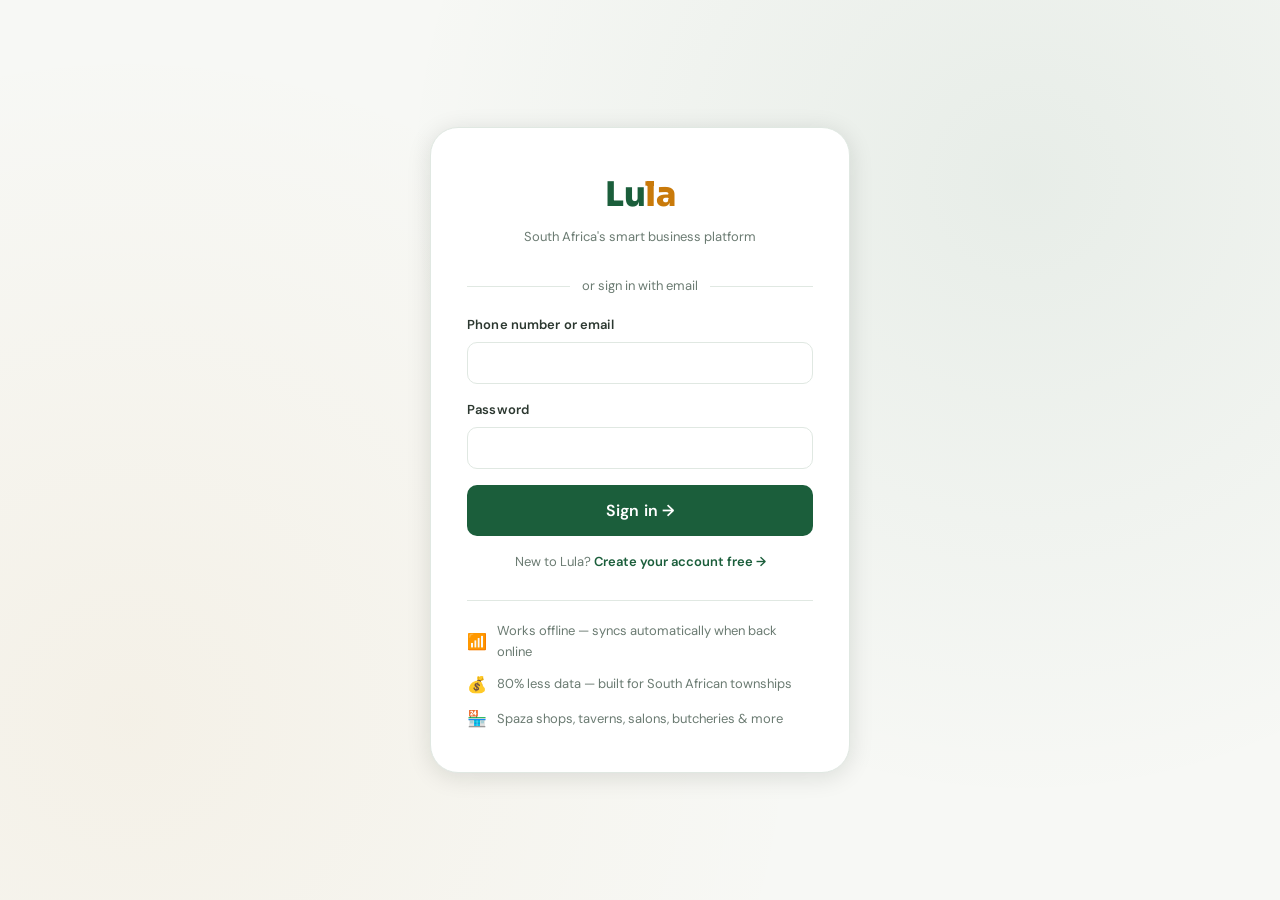
<file: Lula-main/Lula-main/src/main/resources/static/index.html>
<!DOCTYPE html>
<html lang="en">
<head>
  <meta charset="UTF-8"/>
  <meta name="viewport" content="width=device-width, initial-scale=1.0"/>
  <title>Lula — South Africa's Business Platform</title>
  <link rel="stylesheet" href="style.css"/>
  <script src="https://accounts.google.com/gsi/client" async defer></script>
</head>
<body>
<div class="login-page">
  <div class="login-box">

    <div class="login-logo">
      <div class="brand-mark">Lu<span>la</span></div>
      <div class="login-tagline">South Africa's smart business platform</div>
    </div>

    <!-- Google sign-in initialiser -->
    <div id="g_id_onload"
      data-client_id="790839446499-2q8ir0ttrcs7jf3v00uls48bc3m3q3s2.apps.googleusercontent.com"
      data-callback="handleGoogleSignIn"
      data-auto_prompt="false">
    </div>

    <!-- Official Google button rendered by SDK -->
    <div class="g_id_signin"
      data-type="standard" data-shape="rectangular"
      data-theme="outline" data-text="continue_with"
      data-size="large" data-logo_alignment="left" data-width="348">
    </div>

    <div class="divider">or sign in with email</div>

    <div class="input-group">
      <label>Phone number or email</label>
      <input type="text" id="emailInput" />
    </div>
    <div class="input-group">
      <label>Password</label>
      <input type="password" id="passInput" />
    </div>
    <button class="btn btn-primary btn-full btn-lg" onclick="emailSignIn()">Sign in →</button>

    <p style="text-align:center;margin-top:16px;font-size:13px;color:var(--muted);">
      New to Lula?
      <a href="setup.html" style="color:var(--green);font-weight:600;">Create your account free →</a>
    </p>

    <div style="margin-top:28px;padding-top:20px;border-top:1px solid var(--border);display:flex;flex-direction:column;gap:9px;">
      <div style="display:flex;align-items:center;gap:10px;font-size:13px;color:var(--muted);">
        <span style="font-size:16px;">📶</span> Works offline — syncs automatically when back online
      </div>
      <div style="display:flex;align-items:center;gap:10px;font-size:13px;color:var(--muted);">
        <span style="font-size:16px;">💰</span> 80% less data — built for South African townships
      </div>
      <div style="display:flex;align-items:center;gap:10px;font-size:13px;color:var(--muted);">
        <span style="font-size:16px;">🏪</span> Spaza shops, taverns, salons, butcheries & more
      </div>
    </div>
  </div>
</div>

<div id="toast"></div>

<script>
  const CLIENT_ID = '790839446499-2q8ir0ttrcs7jf3v00uls48bc3m3q3s2.apps.googleusercontent.com';

  function handleGoogleSignIn(response) {
    try {
      const payload = JSON.parse(atob(response.credential.split('.')[1]));
      localStorage.setItem('lula_user', JSON.stringify({
        name: payload.name, email: payload.email,
        picture: payload.picture, loginMethod: 'google'
      }));
      redirect();
    } catch(e) { showToast('⚠ Sign-in failed. Try again.'); }
  }

  function emailSignIn() {
    const email = document.getElementById('emailInput').value.trim();
    if (!email) { showToast('⚠ Please enter your email or phone.'); return; }
    localStorage.setItem('lula_user', JSON.stringify({
      name: email.split('@')[0] || email, email, loginMethod: 'email'
    }));
    redirect();
  }

  function redirect() {
    const setup = localStorage.getItem('lula_setup_done');
    window.location.href = setup ? 'dashboard.html' : 'setup.html';
  }

  // Don't auto-redirect if just signed out
  const justOut = sessionStorage.getItem('signed_out');
  if (!justOut && localStorage.getItem('lula_user') && localStorage.getItem('lula_setup_done')) {
    window.location.href = 'dashboard.html';
  }
  sessionStorage.removeItem('signed_out');

  function showToast(msg) {
    const t = document.getElementById('toast');
    t.textContent = msg;
    t.style.transform = 'translateX(-50%) translateY(0)';
    setTimeout(() => { t.style.transform = 'translateX(-50%) translateY(100px)'; }, 3000);
  }
</script>
</body>
</html>
</file>
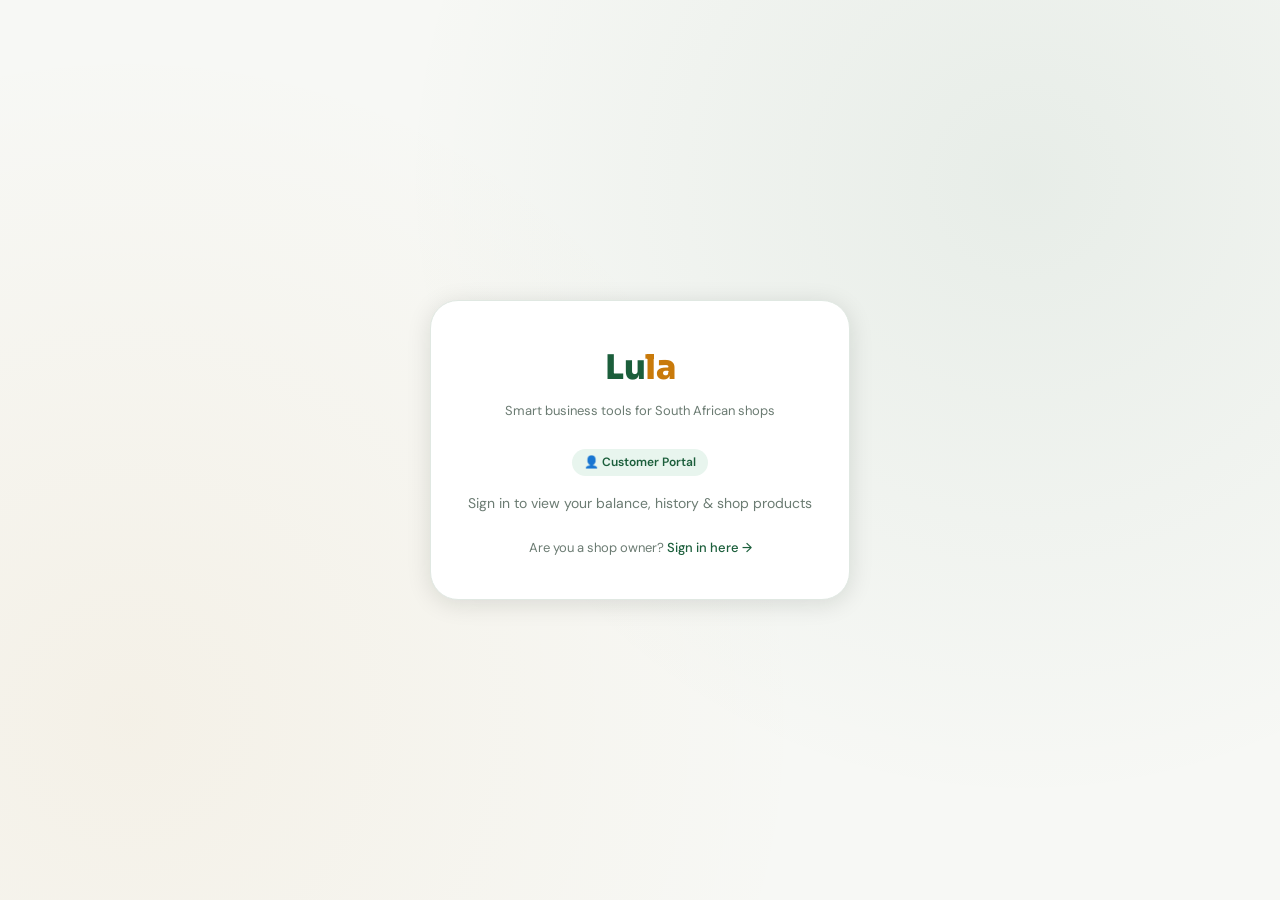
<file: Lula-main/Lula-main/src/main/resources/static/customer.html>
<!DOCTYPE html>
<html lang="en">
<head>
  <meta charset="UTF-8" />
  <meta name="viewport" content="width=device-width, initial-scale=1.0" />
  <title>Lula — Customer Portal</title>
  <link rel="stylesheet" href="style.css" />
  <script src="https://accounts.google.com/gsi/client" async defer></script>
  <style>
    /* ── Customer-specific styles ── */
    .cust-layout { max-width: 680px; margin: 0 auto; padding: 24px 16px 60px; }

    .cust-hero {
      background: var(--green); color: var(--white);
      border-radius: var(--radius-lg); padding: 28px 24px; margin-bottom: 20px;
      display: flex; align-items: center; justify-content: space-between; gap: 16px;
    }
    .cust-hero-name { font-family: 'Sora', sans-serif; font-size: 20px; font-weight: 700; }
    .cust-hero-sub  { font-size: 13px; opacity: 0.75; margin-top: 2px; }
    .cust-avatar {
      width: 52px; height: 52px; border-radius: 50%;
      background: rgba(255,255,255,0.2); display: flex; align-items: center;
      justify-content: center; font-family: 'Sora', sans-serif;
      font-size: 20px; font-weight: 700; flex-shrink: 0;
    }
    .balance-card {
      background: var(--white); border: 1px solid var(--border);
      border-radius: var(--radius); padding: 20px 24px; margin-bottom: 20px;
      display: flex; align-items: center; justify-content: space-between;
    }
    .balance-label { font-size: 13px; color: var(--muted); font-weight: 500; }
    .balance-amount { font-family: 'Sora', sans-serif; font-size: 32px; font-weight: 700; color: var(--dark); }
    .balance-limit  { font-size: 13px; color: var(--muted); margin-top: 2px; }
    .balance-amount.danger { color: var(--danger); }

    .tab-bar {
      display: flex; gap: 4px; background: var(--white);
      border: 1px solid var(--border); border-radius: var(--radius-sm);
      padding: 4px; margin-bottom: 20px;
    }
    .tab-btn {
      flex: 1; padding: 9px 8px; border: none; background: none;
      border-radius: 6px; font-size: 13px; font-weight: 500;
      color: var(--muted); cursor: pointer; transition: all 0.15s;
      font-family: 'DM Sans', sans-serif;
    }
    .tab-btn.active { background: var(--green); color: var(--white); }

    .shop-card {
      background: var(--white); border: 1px solid var(--border);
      border-radius: var(--radius); padding: 16px 18px; margin-bottom: 12px;
      display: flex; align-items: center; gap: 14px; cursor: pointer;
      transition: all 0.15s;
    }
    .shop-card:hover { border-color: var(--green); box-shadow: var(--shadow); transform: translateY(-1px); }
    .shop-icon {
      width: 46px; height: 46px; border-radius: var(--radius-sm);
      background: var(--green-light); display: flex; align-items: center;
      justify-content: center; font-size: 22px; flex-shrink: 0;
    }
    .shop-name  { font-weight: 600; font-size: 15px; color: var(--dark); }
    .shop-type  { font-size: 13px; color: var(--muted); margin-top: 2px; }
    .shop-badge { margin-left: auto; }

    .product-card {
      background: var(--white); border: 1px solid var(--border);
      border-radius: var(--radius-sm); padding: 14px 16px; margin-bottom: 8px;
      display: flex; align-items: center; justify-content: space-between;
    }
    .product-name  { font-weight: 500; font-size: 14px; }
    .product-price { font-family: 'Sora', sans-serif; font-weight: 700; color: var(--green); font-size: 16px; }
    .product-stock { font-size: 12px; color: var(--muted); margin-top: 2px; }

    .history-item {
      background: var(--white); border: 1px solid var(--border);
      border-radius: var(--radius-sm); padding: 14px 16px; margin-bottom: 8px;
      display: flex; align-items: center; justify-content: space-between;
    }
    .history-item-left  { display: flex; flex-direction: column; gap: 2px; }
    .history-desc { font-weight: 500; font-size: 14px; }
    .history-date { font-size: 12px; color: var(--muted); }
    .history-amount { font-family: 'Sora', sans-serif; font-weight: 700; font-size: 16px; }

    .empty-state {
      text-align: center; padding: 40px 20px;
      color: var(--muted); font-size: 14px;
    }
    .empty-state .empty-icon { font-size: 40px; margin-bottom: 12px; }

    /* Login page override for customer */
    .cust-login-badge {
      display: inline-flex; align-items: center; gap: 6px;
      background: var(--green-light); color: var(--green);
      padding: 4px 12px; border-radius: 99px; font-size: 12px; font-weight: 600;
      margin-bottom: 16px;
    }

    .bottom-nav {
      position: fixed; bottom: 0; left: 0; right: 0;
      background: var(--white); border-top: 1px solid var(--border);
      display: flex; padding: 8px 0 12px;
    }
    .bnav-item {
      flex: 1; display: flex; flex-direction: column; align-items: center; gap: 3px;
      font-size: 11px; font-weight: 500; color: var(--muted); cursor: pointer;
      border: none; background: none; padding: 4px 0; transition: color 0.15s;
      font-family: 'DM Sans', sans-serif;
    }
    .bnav-item.active { color: var(--green); }
    .bnav-item svg { width: 22px; height: 22px; }

    .request-form {
      background: var(--white); border: 1px solid var(--border);
      border-radius: var(--radius); padding: 20px;
    }
    .pay-btn {
      background: var(--green); color: var(--white); border: none;
      border-radius: var(--radius-sm); padding: 14px 20px;
      font-size: 15px; font-weight: 600; cursor: pointer; width: 100%;
      font-family: 'DM Sans', sans-serif; transition: background 0.15s;
    }
    .pay-btn:hover { background: var(--green-mid); }
    .pay-btn.amber { background: var(--amber); }
  </style>
</head>
<body>

<!-- ══ LOGIN SCREEN ══ -->
<div id="loginScreen" class="login-page">
  <div class="login-box">
    <div class="login-logo">
      <div class="brand-mark">Lu<span>la</span></div>
      <div class="login-tagline">Smart business tools for South African shops</div>
    </div>
    <div style="text-align:center; margin-bottom:20px;">
      <div class="cust-login-badge">👤 Customer Portal</div>
      <p style="font-size:14px; color:var(--muted);">Sign in to view your balance, history & shop products</p>
    </div>

    <div id="g_id_onload"
      data-client_id="790839446499-2q8ir0ttrcs7jf3v00uls48bc3m3q3s2.apps.googleusercontent.com"
      data-callback="handleCustomerSignIn"
      data-auto_prompt="false">
    </div>
    <div class="g_id_signin"
      data-type="standard" data-shape="rectangular"
      data-theme="outline" data-text="continue_with"
      data-size="large" data-logo_alignment="left" data-width="340">
    </div>

    <div style="margin-top:20px; text-align:center;">
      <a href="index.html" style="font-size:13px; color:var(--muted);">Are you a shop owner? <span style="color:var(--green); font-weight:500;">Sign in here →</span></a>
    </div>
  </div>
</div>

<!-- ══ CUSTOMER APP ══ -->
<div id="custApp" class="hidden">

  <!-- Top header -->
  <header class="page-header">
    <div class="brand-mark">Lu<span>la</span></div>
    <div style="display:flex; align-items:center; gap:10px;">
      <div id="custHeaderAvatar" style="width:34px; height:34px; border-radius:50%; background:var(--green-light); display:flex; align-items:center; justify-content:center; font-weight:600; font-size:13px; color:var(--green); cursor:pointer; border:1.5px solid var(--border);" onclick="custSignOut()"></div>
    </div>
  </header>

  <div class="cust-layout">

    <!-- Hero greeting -->
    <div class="cust-hero">
      <div>
        <div class="cust-hero-name" id="custHeroName">Hello!</div>
        <div class="cust-hero-sub" id="custHeroSub">Welcome to Lula Customer Portal</div>
      </div>
      <div class="cust-avatar" id="custHeroAvatar">?</div>
    </div>

    <!-- Balance summary -->
    <div class="balance-card" id="balanceCard" style="display:none;">
      <div>
        <div class="balance-label">Your credit balance</div>
        <div class="balance-amount" id="custBalance">R0.00</div>
        <div class="balance-limit" id="custLimit">Credit limit: R0.00</div>
      </div>
      <button class="pay-btn amber" style="width:auto; padding:10px 20px; font-size:13px;" onclick="showTab('pay')">Pay Now</button>
    </div>

    <!-- Tab bar -->
    <div class="tab-bar">
      <button class="tab-btn active" onclick="showTab('shops')" id="tab-shops">🏪 Shops</button>
      <button class="tab-btn" onclick="showTab('products')" id="tab-products">📦 Products</button>
      <button class="tab-btn" onclick="showTab('history')" id="tab-history">🧾 History</button>
      <button class="tab-btn" onclick="showTab('credit')" id="tab-credit">💳 Credit</button>
      <button class="tab-btn" onclick="showTab('pay')" id="tab-pay">💰 Pay</button>
    </div>

    <!-- ── SHOPS TAB ── -->
    <div id="section-shops">
      <div style="font-size:13px; color:var(--muted); margin-bottom:14px;">All businesses registered on Lula</div>
      <div id="shopsList"></div>
    </div>

    <!-- ── PRODUCTS TAB ── -->
    <div id="section-products" class="hidden">
      <div style="display:flex; align-items:center; justify-content:space-between; margin-bottom:14px;">
        <div style="font-size:13px; color:var(--muted);" id="productsShopLabel">Select a shop to view products</div>
        <select id="shopFilter" onchange="filterProducts()" style="font-size:13px; padding:6px 10px; border:1px solid var(--border); border-radius:var(--radius-sm); background:var(--white); font-family:'DM Sans',sans-serif;">
          <option value="all">All shops</option>
        </select>
      </div>
      <div id="productsList"></div>
    </div>

    <!-- ── HISTORY TAB ── -->
    <div id="section-history" class="hidden">
      <div style="font-size:13px; color:var(--muted); margin-bottom:14px;">Your purchase history across all shops</div>
      <div id="historyList"></div>
    </div>

    <!-- ── CREDIT REQUEST TAB ── -->
    <div id="section-credit" class="hidden">
      <div style="font-size:13px; color:var(--muted); margin-bottom:14px;">Request to buy on credit from a shop</div>
      <div class="request-form">
        <div class="input-group">
          <label for="creditShopSelect">Select shop</label>
<select id="creditShopSelect">
            <option value="">-- Choose a shop --</option>
          </select>
        </div>
        <div class="input-group">
          <label for="creditItem">What do you want to buy?</label>
<input type="text" id="creditItem" />
        </div>
        <div class="input-group">
          <label for="creditAmount">Amount (R)</label>
<input type="number" id="creditAmount" />
        </div>
        <div class="input-group">
         <label for="creditNote">Note to shop owner (optional)</label>
<input type="text" id="creditNote" />
        </div>
        <button class="pay-btn amber" onclick="submitCreditRequest()">Send Credit Request →</button>
      </div>

      <!-- Existing requests -->
      <div style="margin-top:20px;">
        <div class="section-heading" style="font-size:15px; margin-bottom:12px;">Your requests</div>
        <div id="creditRequestsList"></div>
      </div>
    </div>

    <!-- ── PAY BALANCE TAB ── -->
    <div id="section-pay" class="hidden">
      <div style="font-size:13px; color:var(--muted); margin-bottom:14px;">Pay your outstanding balance to a shop</div>
      <div class="request-form">
        <div class="input-group">
        <label for="payShopSelect">Select shop</label>
<select id="payShopSelect">
            <option value="">-- Choose a shop --</option>
          </select>
        </div>

        <div id="payBalanceInfo" style="background:var(--amber-light); border:1px solid #F0C060; border-radius:var(--radius-sm); padding:14px; margin-bottom:16px; display:none;">
          <div style="font-size:13px; color:var(--muted);">Outstanding balance at this shop:</div>
          <div style="font-family:'Sora',sans-serif; font-size:28px; font-weight:700; color:var(--amber);" id="payBalanceAmount">R0.00</div>
        </div>

        <div class="input-group">
          <label for="payAmount">Amount to pay (R)</label>
<input type="number" id="payAmount" />
        </div>
        <div class="input-group">
          <label for="payMethod">Payment method</label>
<select id="payMethod">
            <option value="cash">Cash (in person)</option>
            <option value="eft">EFT / Bank transfer</option>
            <option value="ewallet">eWallet</option>
            <option value="snapscan">SnapScan / Zapper</option>
          </select>
        </div>
        <button class="pay-btn" onclick="submitPayment()">Record Payment →</button>
        <p style="font-size:12px; color:var(--muted); text-align:center; margin-top:10px;">The shop owner will confirm receipt of payment.</p>
      </div>

      <!-- Payment history -->
      <div style="margin-top:20px;">
        <div class="section-heading" style="font-size:15px; margin-bottom:12px;">Payment history</div>
        <div id="paymentHistoryList"></div>
      </div>
    </div>

  </div><!-- end cust-layout -->
</div><!-- end custApp -->

<!-- Toast -->
<div id="toast" style="position:fixed; bottom:24px; left:50%; transform:translateX(-50%) translateY(80px); background:var(--dark); color:var(--white); padding:12px 24px; border-radius:99px; font-size:14px; font-weight:500; transition:transform 0.3s; z-index:9999; white-space:nowrap; box-shadow:var(--shadow-md);"></div>

<script>
// ════════════════════════════════════════
//  DATA HELPERS
// ════════════════════════════════════════
function getData(key, fallback) {
  try { return JSON.parse(localStorage.getItem(key)) || fallback; }
  catch { return fallback; }
}
function setData(key, val) { localStorage.setItem(key, JSON.stringify(val)); }

// ════════════════════════════════════════
//  GOOGLE SIGN IN
// ════════════════════════════════════════
function handleCustomerSignIn(response) {
  try {
    const payload = JSON.parse(atob(response.credential.split('.')[1]));
    const user = { name: payload.name, email: payload.email, picture: payload.picture, role: 'customer' };
    setData('lula_cust_user', user);
    launchCustomerApp(user);
  } catch(e) {
    alert('Sign-in failed. Please try again.');
  }
}

// ════════════════════════════════════════
//  INIT
// ════════════════════════════════════════
window.addEventListener('DOMContentLoaded', () => {
  const user = getData('lula_cust_user', null);
  if (user) {
    launchCustomerApp(user);
  }
  // else stay on login screen
});

function launchCustomerApp(user) {
  document.getElementById('loginScreen').classList.add('hidden');
  document.getElementById('custApp').classList.remove('hidden');

  // Set name/avatar
  const initials = user.name.split(' ').map(w => w[0]).join('').slice(0,2).toUpperCase();
  document.getElementById('custHeroName').textContent = 'Hello, ' + user.name.split(' ')[0] + ' 👋';
  document.getElementById('custHeroSub').textContent  = user.email;
  document.getElementById('custHeroAvatar').textContent  = initials;
  document.getElementById('custHeaderAvatar').textContent = initials;

  // Load customer record if exists (linked by email from owner's data)
  const customers = getData('lula_customers', []);
  const me = customers.find(c => c.email === user.email);
  if (me && me.balance > 0) {
    document.getElementById('balanceCard').style.display = 'flex';
    document.getElementById('custBalance').textContent = 'R' + me.balance.toFixed(2);
    document.getElementById('custBalance').classList.toggle('danger', me.balance >= me.credit * 0.8);
    document.getElementById('custLimit').textContent = 'Credit limit: R' + (me.credit || 0).toFixed(2);
  }

  renderShops();
  renderProducts();
  renderHistory(user.email);
  populateShopSelects();
  renderCreditRequests(user.email);
  renderPaymentHistory(user.email);
}

// ════════════════════════════════════════
//  SHOPS LIST — all registered businesses
// ════════════════════════════════════════
const STORE_EMOJIS = {
  'Spaza Shop':'🏪','Tavern / Shebeen':'🍺','Hair Salon':'💇','Barbershop':'✂️',
  'Tuck Shop':'🛍️','Butchery':'🥩','Fruit & Veg':'🥦','Bakery':'🍞',
  'Takeaway / Braai':'🍖','Clothing & Alterations':'👗','Nail Salon':'💅',
  'Phone Repairs':'📱','Internet Café / Printing':'🖨️','Hardware Shop':'🔨',
  'Pharmacy':'💊','Muthi Shop':'🌿','Laundry':'👕','Mechanic / Tyre Shop':'🔧',
  'Creche / Daycare':'🧒','Second-Hand / Recycling':'♻️'
};

function renderShops() {
  const biz = getData('lula_business', null);
  const container = document.getElementById('shopsList');

  // Build list — in production this comes from Supabase
  // For now we show the owner's own business (on same device) + demo shops
  const shops = [];
  if (biz && biz.bizName) shops.push(biz);

  // Demo shops so customers can see the concept
  const demoShops = [
    { bizName: "Mama Thandi's Spaza", storeType: "Spaza Shop",   ownerName: "Thandi Dlamini",  phone: "082 111 2233" },
    { bizName: "Sipho's Butchery",    storeType: "Butchery",      ownerName: "Sipho Nkosi",     phone: "073 444 5566" },
    { bizName: "Beauty by Zanele",    storeType: "Hair Salon",    ownerName: "Zanele Mokoena",  phone: "064 777 8899" },
    { bizName: "JB Tavern",           storeType: "Tavern / Shebeen", ownerName: "Jabu Bhengu", phone: "078 321 6540" },
    { bizName: "Tech Fix Pretoria",   storeType: "Phone Repairs", ownerName: "Tshepo Dube",    phone: "060 123 4567" },
  ];
  demoShops.forEach(d => { if (!shops.find(s => s.bizName === d.bizName)) shops.push(d); });

  if (!shops.length) {
    container.innerHTML = `<div class="empty-state"><div class="empty-icon">🏪</div>No shops registered yet.</div>`;
    return;
  }

  container.innerHTML = shops.map((s, i) => {
    const emoji = STORE_EMOJIS[s.storeType] || '🏬';
    return `<div class="shop-card" onclick="viewShop(${i})">
      <div class="shop-icon">${emoji}</div>
      <div style="flex:1;">
        <div class="shop-name">${s.bizName}</div>
        <div class="shop-type">${s.storeType || 'Local Shop'}</div>
        ${s.phone ? `<div style="font-size:12px; color:var(--muted); margin-top:2px;">📞 ${s.phone}</div>` : ''}
      </div>
      <div class="shop-badge"><span class="badge badge-green">Open</span></div>
    </div>`;
  }).join('');

  // Store shops globally for reference
  window._shops = shops;
}

function viewShop(idx) {
  showTab('products');
  document.getElementById('shopFilter').value = idx;
  filterProducts(idx);
}

// ════════════════════════════════════════
//  PRODUCTS
// ════════════════════════════════════════
function renderProducts(shopIdx) {
  const products  = getData('lula_products', []);
  const container = document.getElementById('productsList');

  if (!products.length) {
    container.innerHTML = `<div class="empty-state"><div class="empty-icon">📦</div>No products listed yet by any shop.</div>`;
    return;
  }

  const list = shopIdx !== undefined
    ? products // in production: filter by shop
    : products;

  container.innerHTML = list.map(p => {
    const daysLeft = p.expiry ? Math.ceil((new Date(p.expiry) - new Date()) / 86400000) : null;
    const outOfStock = p.stock === 0;
    return `<div class="product-card" style="${outOfStock ? 'opacity:0.5;' : ''}">
      <div>
        <div class="product-name">${p.name}</div>
        <div class="product-stock">${outOfStock ? '❌ Out of stock' : `✅ ${p.stock} available`}${daysLeft !== null && daysLeft <= 3 ? ' · ⚠️ Expiring soon' : ''}</div>
      </div>
      <div class="product-price">R${p.price.toFixed(2)}</div>
    </div>`;
  }).join('');
}

function filterProducts() {
  const val = document.getElementById('shopFilter').value;
  renderProducts(val === 'all' ? undefined : parseInt(val));
}

function populateShopSelects() {
  const shops = window._shops || [];
  const selects = ['creditShopSelect', 'payShopSelect', 'shopFilter'];
  selects.forEach(id => {
    const el = document.getElementById(id);
    if (!el) return;
    // Clear existing options except first
    while (el.options.length > 1) el.remove(1);
    shops.forEach((s, i) => {
      const opt = document.createElement('option');
      opt.value = i; opt.textContent = s.bizName;
      el.appendChild(opt);
    });
  });
}

// ════════════════════════════════════════
//  HISTORY
// ════════════════════════════════════════
function renderHistory(email) {
  const sales = getData('lula_sales', []);
  const container = document.getElementById('historyList');

  // In production: filter by customer email
  // For demo: show all sales on this device
  if (!sales.length) {
    container.innerHTML = `<div class="empty-state"><div class="empty-icon">🧾</div>No purchase history yet.</div>`;
    return;
  }

  container.innerHTML = sales.slice().reverse().map(s => {
    const d = new Date(s.time);
    const dateStr = d.toLocaleDateString('en-ZA', { day:'numeric', month:'short', year:'numeric' });
    return `<div class="history-item">
      <div class="history-item-left">
        <div class="history-desc">${s.item}</div>
        <div class="history-date">${dateStr}</div>
      </div>
      <div class="history-amount" style="color:var(--green);">R${s.total.toFixed(2)}</div>
    </div>`;
  }).join('');
}

// ════════════════════════════════════════
//  CREDIT REQUESTS
// ════════════════════════════════════════
function submitCreditRequest() {
  const shop   = document.getElementById('creditShopSelect').value;
  const item   = document.getElementById('creditItem').value.trim();
  const amount = parseFloat(document.getElementById('creditAmount').value);
  const note   = document.getElementById('creditNote').value.trim();

  if (!shop)   { showToast('⚠ Please select a shop.'); return; }
  if (!item)   { showToast('⚠ Tell us what you want to buy.'); return; }
  if (!amount) { showToast('⚠ Enter an amount.'); return; }

  const user    = getData('lula_cust_user', {});
  const shops   = window._shops || [];
  const requests = getData('lula_credit_requests', []);

  requests.push({
    id: Date.now(), customerName: user.name, customerEmail: user.email,
    shopName: shops[shop]?.bizName || 'Unknown', item, amount, note,
    status: 'pending', requestedAt: new Date().toISOString()
  });
  setData('lula_credit_requests', requests);

  document.getElementById('creditItem').value   = '';
  document.getElementById('creditAmount').value = '';
  document.getElementById('creditNote').value   = '';
  document.getElementById('creditShopSelect').value = '';

  showToast('✓ Credit request sent! The shop owner will review it.');
  renderCreditRequests(user.email);
}

function renderCreditRequests(email) {
  const requests  = getData('lula_credit_requests', []);
  const container = document.getElementById('creditRequestsList');
  const mine      = requests.filter(r => r.customerEmail === email);

  if (!mine.length) {
    container.innerHTML = `<div class="empty-state" style="padding:20px;"><div class="empty-icon">💳</div>No credit requests yet.</div>`;
    return;
  }

  container.innerHTML = mine.reverse().map(r => {
    const statusMap = { pending:'badge-amber', approved:'badge-green', rejected:'badge-danger' };
    const d = new Date(r.requestedAt).toLocaleDateString('en-ZA', { day:'numeric', month:'short' });
    return `<div class="history-item">
      <div class="history-item-left">
        <div class="history-desc">${r.item} — ${r.shopName}</div>
        <div class="history-date">${d} · R${r.amount.toFixed(2)}</div>
      </div>
      <span class="badge ${statusMap[r.status] || 'badge-gray'}">${r.status}</span>
    </div>`;
  }).join('');
}

// ════════════════════════════════════════
//  PAYMENTS
// ════════════════════════════════════════
function updatePayBalance() {
  const shopIdx = document.getElementById('payShopSelect').value;
  const info    = document.getElementById('payBalanceInfo');
  if (!shopIdx) { info.style.display = 'none'; return; }

  // In production: fetch real balance from Supabase
  const customers = getData('lula_customers', []);
  const user      = getData('lula_cust_user', {});
  const me        = customers.find(c => c.email === user.email);
  const balance   = me ? me.balance : 0;

  info.style.display = 'block';
  document.getElementById('payBalanceAmount').textContent = 'R' + balance.toFixed(2);
}

function submitPayment() {
  const shopIdx = document.getElementById('payShopSelect').value;
  const amount  = parseFloat(document.getElementById('payAmount').value);
  const method  = document.getElementById('payMethod').value;

  if (!shopIdx) { showToast('⚠ Please select a shop.'); return; }
  if (!amount)  { showToast('⚠ Enter the amount you are paying.'); return; }

  const user     = getData('lula_cust_user', {});
  const shops    = window._shops || [];
  const payments = getData('lula_payments', []);

  payments.push({
    id: Date.now(), customerName: user.name, customerEmail: user.email,
    shopName: shops[shopIdx]?.bizName || 'Unknown', amount, method,
    status: 'pending_confirmation', paidAt: new Date().toISOString()
  });
  setData('lula_payments', payments);

  document.getElementById('payAmount').value = '';
  document.getElementById('payShopSelect').value = '';
  document.getElementById('payBalanceInfo').style.display = 'none';

  showToast('✓ Payment recorded! Waiting for shop owner to confirm.');
  renderPaymentHistory(user.email);
}

function renderPaymentHistory(email) {
  const payments  = getData('lula_payments', []);
  const container = document.getElementById('paymentHistoryList');
  const mine      = payments.filter(p => p.customerEmail === email);

  if (!mine.length) {
    container.innerHTML = `<div class="empty-state" style="padding:20px;"><div class="empty-icon">💰</div>No payments recorded yet.</div>`;
    return;
  }

  container.innerHTML = mine.reverse().map(p => {
    const d = new Date(p.paidAt).toLocaleDateString('en-ZA', { day:'numeric', month:'short' });
    const methodMap = { cash:'💵 Cash', eft:'🏦 EFT', ewallet:'📱 eWallet', snapscan:'📷 SnapScan' };
    return `<div class="history-item">
      <div class="history-item-left">
        <div class="history-desc">${methodMap[p.method] || p.method} → ${p.shopName}</div>
        <div class="history-date">${d} · ${p.status === 'pending_confirmation' ? '⏳ Awaiting confirmation' : '✅ Confirmed'}</div>
      </div>
      <div class="history-amount" style="color:var(--amber);">R${p.amount.toFixed(2)}</div>
    </div>`;
  }).join('');
}

// ════════════════════════════════════════
//  TAB NAVIGATION
// ════════════════════════════════════════
function showTab(name) {
  ['shops','products','history','credit','pay'].forEach(t => {
    document.getElementById('section-' + t).classList.add('hidden');
    document.getElementById('tab-' + t).classList.remove('active');
  });
  document.getElementById('section-' + name).classList.remove('hidden');
  document.getElementById('tab-' + name).classList.add('active');
}

// ════════════════════════════════════════
//  SIGN OUT
// ════════════════════════════════════════
function custSignOut() {
  if (!confirm('Sign out?')) return;
  if (typeof google !== 'undefined' && google.accounts) {
    const user = getData('lula_cust_user', {});
    if (user.email) google.accounts.id.revoke(user.email, () => {});
    google.accounts.id.disableAutoSelect();
  }
  localStorage.removeItem('lula_cust_user');
  sessionStorage.setItem('signed_out', '1');
  window.location.reload();
}

// ════════════════════════════════════════
//  TOAST
// ════════════════════════════════════════
function showToast(msg) {
  const t = document.getElementById('toast');
  t.textContent = msg;
  t.style.transform = 'translateX(-50%) translateY(0)';
  setTimeout(() => { t.style.transform = 'translateX(-50%) translateY(80px)'; }, 3200);
}
</script>

</body>
</html>
</file>
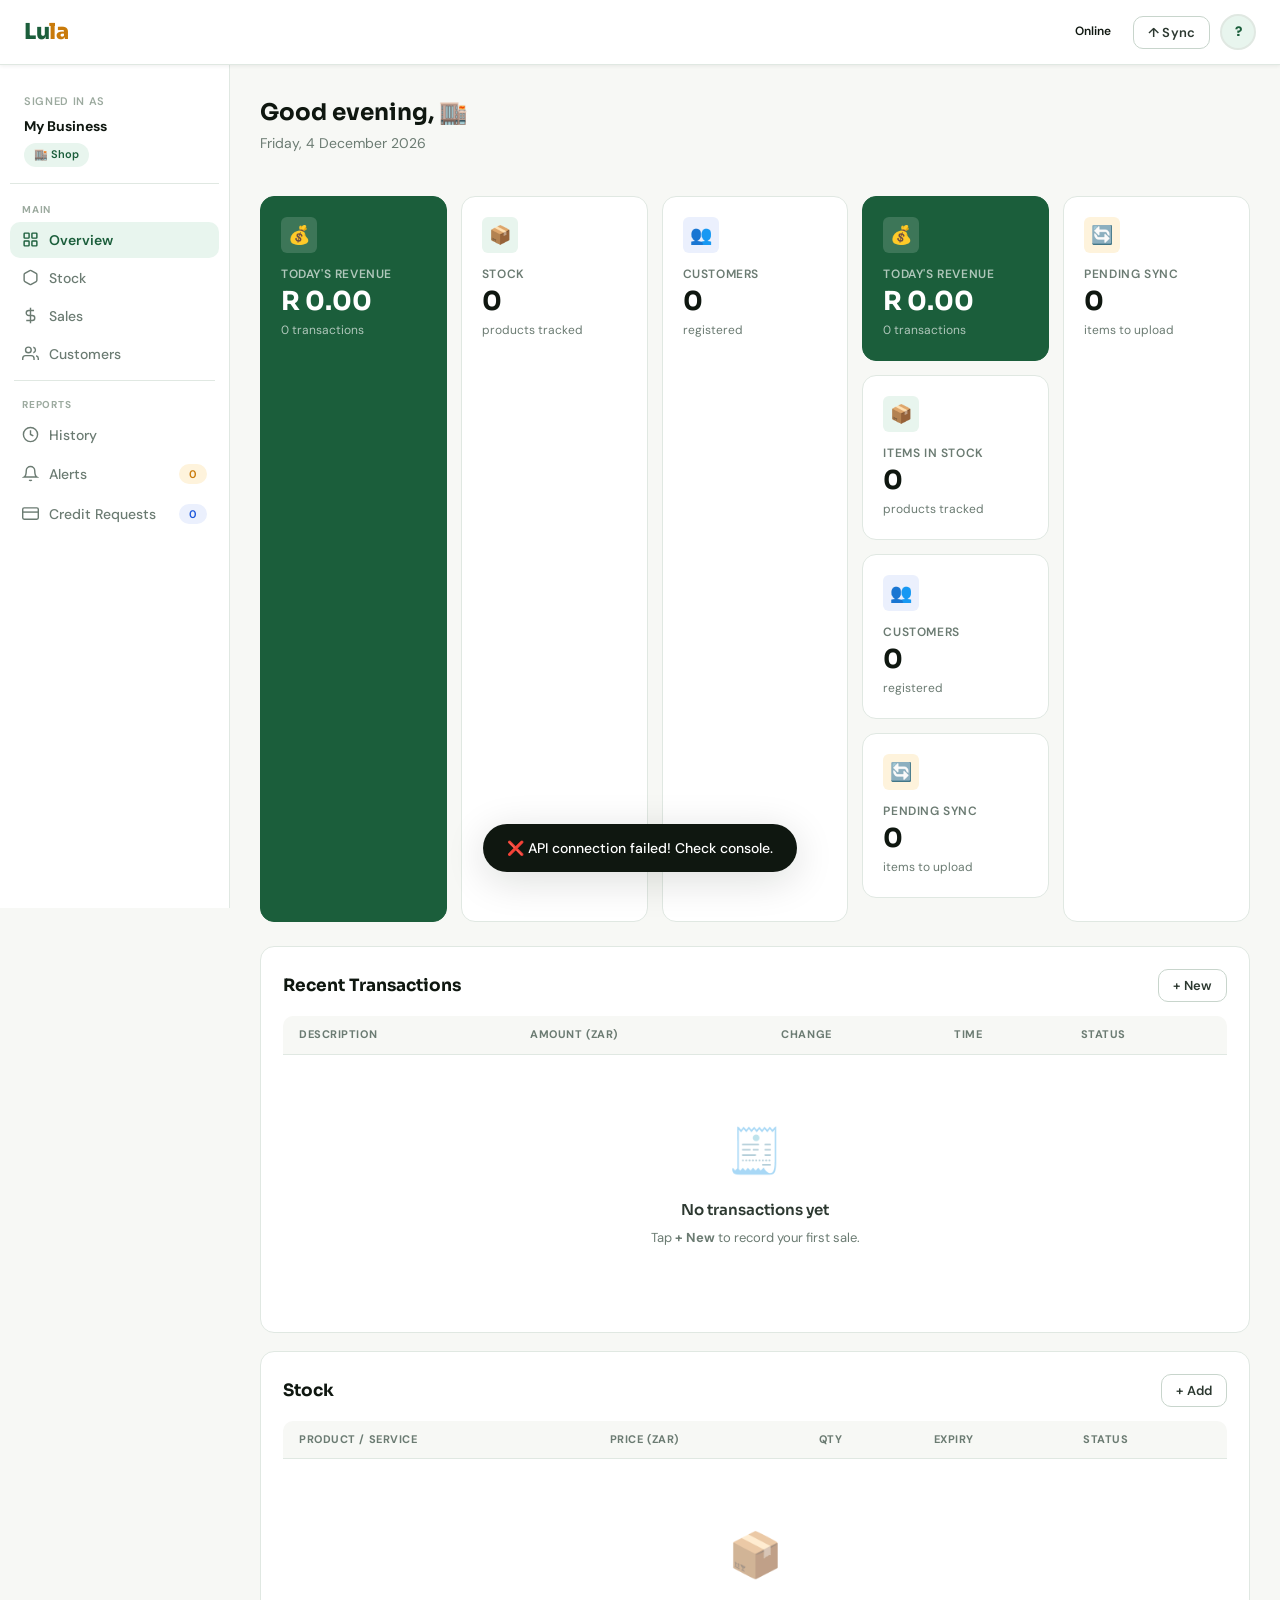
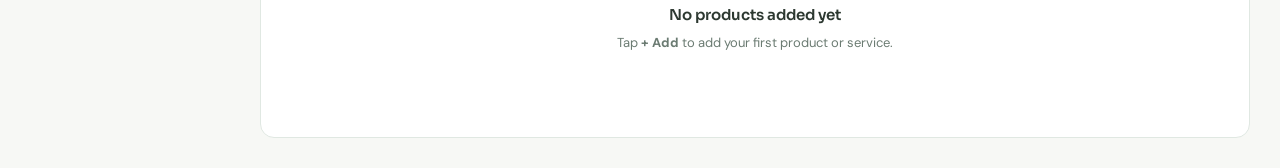
<file: Lula-main/Lula-main/src/main/resources/static/dashboard.html>
<!DOCTYPE html>
<html lang="en">
<head>
  <meta charset="UTF-8"/>
  <meta name="viewport" content="width=device-width, initial-scale=1.0"/>
  <title>Lula — Dashboard</title>
  <link rel="stylesheet" href="style.css"/>
</head>
<body>

<!-- TOP NAV -->
<header class="page-header">
  <div class="brand-mark">Lu<span>la</span></div>
  <div style="display:flex;align-items:center;gap:10px;">
    <div class="status-pill" id="statusPill"><div class="status-dot"></div><span id="statusText">Online</span></div>
    <button class="btn btn-sm btn-outline" onclick="triggerSync()" style="position:relative;">
      ↑ Sync
      <span id="pendingBadge" class="badge badge-amber" style="display:none;position:absolute;top:-8px;right:-8px;padding:2px 7px;font-size:11px;">0</span>
    </button>
    <div id="userAvatar" onclick="toggleUserMenu()" style="width:36px;height:36px;border-radius:50%;background:var(--green-light);display:flex;align-items:center;justify-content:center;font-weight:700;font-size:13px;color:var(--green);cursor:pointer;border:2px solid var(--border);font-family:'Sora',sans-serif;">?</div>
    <div id="userMenu" class="hidden" style="position:absolute;top:60px;right:16px;background:#fff;border:1px solid var(--border);border-radius:var(--radius);box-shadow:var(--shadow-md);padding:8px;min-width:200px;z-index:300;">
      <div style="padding:8px 12px 12px;border-bottom:1px solid var(--border);margin-bottom:6px;">
        <div style="font-weight:600;font-size:14px;" id="menuName">—</div>
        <div style="font-size:12px;color:var(--muted);" id="menuEmail">—</div>
      </div>
      <button class="nav-item" style="font-size:13px;" onclick="window.location.href='customer.html'">👤 Switch to Customer view</button>
      <div class="nav-divider"></div>
      <button class="nav-item" style="font-size:13px;color:var(--danger);" onclick="signOut()">Sign out</button>
    </div>
  </div>
</header>

<!-- LAYOUT -->
<div class="dash-layout">

  <!-- SIDEBAR -->
  <nav class="dash-sidebar">
    <div class="sidebar-biz">
      <div style="font-size:11px;color:var(--muted-light);font-weight:600;text-transform:uppercase;letter-spacing:0.06em;margin-bottom:4px;">Signed in as</div>
      <div class="sidebar-biz-name" id="sidebarBizName">My Business</div>
      <div class="badge badge-green" style="font-size:11px;" id="sidebarStoreType">Shop</div>
    </div>

    <div class="nav-section-label">Main</div>
    <button class="nav-item active" id="nav-overview" onclick="showSection('overview',this)">
      <svg viewBox="0 0 24 24" fill="none" stroke="currentColor" stroke-width="2"><rect x="3" y="3" width="7" height="7" rx="1"/><rect x="14" y="3" width="7" height="7" rx="1"/><rect x="3" y="14" width="7" height="7" rx="1"/><rect x="14" y="14" width="7" height="7" rx="1"/></svg>
      Overview
    </button>
    <button class="nav-item" id="nav-products" onclick="showSection('products',this)">
      <svg viewBox="0 0 24 24" fill="none" stroke="currentColor" stroke-width="2"><path d="M21 16V8a2 2 0 0 0-1-1.73l-7-4a2 2 0 0 0-2 0l-7 4A2 2 0 0 0 3 8v8a2 2 0 0 0 1 1.73l7 4a2 2 0 0 0 2 0l7-4A2 2 0 0 0 21 16z"/></svg>
      <span id="navProductsLabel">Products / Stock</span>
    </button>
    <button class="nav-item" id="nav-sales" onclick="showSection('sales',this)">
      <svg viewBox="0 0 24 24" fill="none" stroke="currentColor" stroke-width="2"><line x1="12" y1="1" x2="12" y2="23"/><path d="M17 5H9.5a3.5 3.5 0 0 0 0 7h5a3.5 3.5 0 0 1 0 7H6"/></svg>
      <span id="navSalesLabel">Sales</span>
    </button>
    <button class="nav-item" id="nav-customers" onclick="showSection('customers',this)">
      <svg viewBox="0 0 24 24" fill="none" stroke="currentColor" stroke-width="2"><path d="M17 21v-2a4 4 0 0 0-4-4H5a4 4 0 0 0-4 4v2"/><circle cx="9" cy="7" r="4"/><path d="M23 21v-2a4 4 0 0 0-3-3.87"/><path d="M16 3.13a4 4 0 0 1 0 7.75"/></svg>
      Customers
    </button>

    <div class="nav-divider"></div>
    <div class="nav-section-label">Reports</div>
    <button class="nav-item" id="nav-history" onclick="showSection('history',this)">
      <svg viewBox="0 0 24 24" fill="none" stroke="currentColor" stroke-width="2"><circle cx="12" cy="12" r="10"/><polyline points="12 6 12 12 16 14"/></svg>
      History
    </button>
    <button class="nav-item" id="nav-alerts" onclick="showSection('alerts',this)">
      <svg viewBox="0 0 24 24" fill="none" stroke="currentColor" stroke-width="2"><path d="M18 8A6 6 0 0 0 6 8c0 7-3 9-3 9h18s-3-2-3-9"/><path d="M13.73 21a2 2 0 0 1-3.46 0"/></svg>
      Alerts
      <span class="badge badge-amber" style="margin-left:auto;font-size:11px;" id="alertsBadge" style="display:none;">0</span>
    </button>
    <button class="nav-item" id="nav-credit" onclick="showSection('credit',this)">
      <svg viewBox="0 0 24 24" fill="none" stroke="currentColor" stroke-width="2"><rect x="1" y="4" width="22" height="16" rx="2"/><line x1="1" y1="10" x2="23" y2="10"/></svg>
      Credit Requests
      <span class="badge badge-blue" style="margin-left:auto;font-size:11px;" id="creditBadge" style="display:none;">0</span>
    </button>
  </nav>

  <!-- MAIN CONTENT -->
  <main class="dash-content">

    <!-- ── OVERVIEW ── -->
    <div id="section-overview">
      <div style="display:flex;align-items:flex-start;justify-content:space-between;margin-bottom:22px;flex-wrap:wrap;gap:12px;">
        <div>
          <h1 style="font-size:23px;font-weight:700;" id="greetingText">Good morning 👋</h1>
          <p style="color:var(--muted);font-size:14px;" id="dateText">—</p>
        </div>
        <div class="quick-actions" id="quickActions"></div>
      </div>

      <!-- Business-type tip banner -->
      <div id="tipBanner" class="alert alert-info" style="margin-bottom:20px;display:none;"></div>

      <!-- Alerts inline -->
      <div id="alertsInline" style="display:flex;flex-direction:column;gap:8px;margin-bottom:20px;"></div>

      <!-- Stats -->
      <div class="stats-grid" id="statsGrid">
        <div class="stat-card accent">
          <div class="stat-icon">💰</div>
          <div class="stat-label">Today's Revenue</div>
          <div class="stat-value" id="statRevenue">R 0.00</div>
          <div class="stat-sub" id="statSalesCount">0 transactions</div>
        </div>
        <div class="stat-card">
          <div class="stat-icon" style="background:var(--green-light);">📦</div>
          <div class="stat-label" id="statStockLabel">Items in Stock</div>
          <div class="stat-value" id="statProducts">0</div>
          <div class="stat-sub">products tracked</div>
        </div>
        <div class="stat-card">
          <div class="stat-icon" style="background:var(--blue-light);">👥</div>
          <div class="stat-label">Customers</div>
          <div class="stat-value" id="statCustomers">0</div>
          <div class="stat-sub">registered</div>
        </div>
        <div class="stats-grid" id="statsGrid">
  <div class="stat-card accent">
    <div class="stat-icon">💰</div>
    <div class="stat-label">Today's Revenue</div>
    <div class="stat-value" id="statRevenue">R 0.00</div>
    <div class="stat-sub" id="statSalesCount">0 transactions</div>
  </div>
  <div class="stat-card">
    <div class="stat-icon" style="background:var(--green-light);">📦</div>
    <div class="stat-label" id="statStockLabel">Items in Stock</div>
    <div class="stat-value" id="statProducts">0</div>
    <div class="stat-sub">products tracked</div>
  </div>
  <div class="stat-card">
    <div class="stat-icon" style="background:var(--blue-light);">👥</div>
    <div class="stat-label">Customers</div>
    <div class="stat-value" id="statCustomers">0</div>
    <div class="stat-sub">registered</div>
  </div>
  <div class="stat-card">
    <div class="stat-icon" style="background:var(--amber-light);">🔄</div>
    <div class="stat-label">Pending Sync</div>
    <div class="stat-value" id="statPending">0</div>
    <div class="stat-sub">items to upload</div>
  </div>
</div>
        <div class="stat-card">
          <div class="stat-icon" style="background:var(--amber-light);">🔄</div>
          <div class="stat-label">Pending Sync</div>
          <div class="stat-value" id="statPending">0</div>
          <div class="stat-sub">items to upload</div>
        </div>
      </div>

      <!-- Recent transactions -->
      <div class="card" style="margin-bottom:18px;">
        <div class="section-heading">
          Recent Transactions
          <button class="btn btn-sm btn-outline" style="margin-left:auto;" onclick="openModal('saleModal')" id="newTxBtn">+ New</button>
        </div>
        <div class="table-wrap">
          <table>
            <thead><tr><th>Description</th><th>Amount (ZAR)</th><th>Change</th><th>Time</th><th>Status</th></tr></thead>
            <tbody id="salesTableBody"><tr><td colspan="5"><div class="empty-state"><div class="empty-icon">🧾</div><div class="empty-title">No transactions yet</div><div class="empty-sub">Tap <strong>+ New</strong> to record your first sale.</div></div></td></tr></tbody>
          </table>
        </div>
      </div>

      <!-- Stock overview -->
      <div class="card">
        <div class="section-heading">
          <span id="stockSectionLabel">Stock Overview</span>
          <button class="btn btn-sm btn-outline" style="margin-left:auto;" onclick="openModal('productModal')">+ Add</button>
        </div>
        <div class="table-wrap">
          <table>
            <thead><tr><th id="prodColName">Product / Service</th><th>Price (ZAR)</th><th id="prodColStock">Qty</th><th>Expiry</th><th>Status</th></tr></thead>
            <tbody id="productsTableBody"><tr><td colspan="5"><div class="empty-state"><div class="empty-icon">📦</div><div class="empty-title">No products added yet</div><div class="empty-sub">Tap <strong>+ Add</strong> to add your first product or service.</div></div></td></tr></tbody>
          </table>
        </div>
      </div>
    </div>

    <!-- ── PRODUCTS ── -->
    <div id="section-products" class="hidden">
      <div style="display:flex;align-items:center;justify-content:space-between;margin-bottom:20px;flex-wrap:wrap;gap:10px;">
        <h1 style="font-size:22px;font-weight:700;" id="productsSectionTitle">Products &amp; Stock</h1>
        <button class="action-btn primary" onclick="openModal('productModal')">+ Add Product</button>
      </div>
      <div class="card">
        <div class="table-wrap">
          <table>
            <thead><tr><th>Name</th><th>Price (ZAR)</th><th>Stock</th><th>Expiry</th><th>Status</th></tr></thead>
            <tbody id="productsTableBody2"><tr><td colspan="5"><div class="empty-state"><div class="empty-icon">📦</div><div class="empty-title">No products yet</div></div></td></tr></tbody>
          </table>
        </div>
      </div>
    </div>

    <!-- ── SALES ── -->
    <div id="section-sales" class="hidden">
      <div style="display:flex;align-items:center;justify-content:space-between;margin-bottom:20px;flex-wrap:wrap;gap:10px;">
        <h1 style="font-size:22px;font-weight:700;" id="salesSectionTitle">Sales</h1>
        <button class="action-btn primary" id="newSaleBtn" onclick="openModal('saleModal')">+ New Sale</button>
      </div>
      <div class="card">
        <div class="table-wrap">
          <table>
            <thead><tr><th>Description</th><th>Amount (ZAR)</th><th>Cash Received</th><th>Change</th><th>Date &amp; Time</th><th>Status</th></tr></thead>
            <tbody id="salesTableBody2"><tr><td colspan="6"><div class="empty-state"><div class="empty-icon">💰</div><div class="empty-title">No sales recorded yet</div></div></td></tr></tbody>
          </table>
        </div>
      </div>
    </div>

    <!-- ── CUSTOMERS ── -->
    <div id="section-customers" class="hidden">
      <div style="display:flex;align-items:center;justify-content:space-between;margin-bottom:20px;flex-wrap:wrap;gap:10px;">
        <h1 style="font-size:22px;font-weight:700;">Customers</h1>
        <button class="action-btn primary" onclick="openModal('customerModal')">+ Add Customer</button>
      </div>
      <div class="card">
        <div class="table-wrap">
          <table>
            <thead><tr><th>Name</th><th>Phone</th><th>Credit Limit (ZAR)</th><th>Balance (ZAR)</th><th>Actions</th></tr></thead>
            <tbody id="customersTableBody"><tr><td colspan="5"><div class="empty-state"><div class="empty-icon">👥</div><div class="empty-title">No customers yet</div><div class="empty-sub">Add customers to track credit and purchases.</div></div></td></tr></tbody>
          </table>
        </div>
      </div>
    </div>

    <!-- ── HISTORY ── -->
    <div id="section-history" class="hidden">
      <h1 style="font-size:22px;font-weight:700;margin-bottom:20px;">Sales History</h1>
      <div class="card">
        <div class="table-wrap">
          <table>
            <thead><tr><th>Description</th><th>Amount (ZAR)</th><th>Change (ZAR)</th><th>Date &amp; Time</th><th>Sync</th></tr></thead>
            <tbody id="historyTableBody"><tr><td colspan="5"><div class="empty-state"><div class="empty-icon">📋</div><div class="empty-title">No history yet</div></div></td></tr></tbody>
          </table>
        </div>
      </div>
    </div>

    <!-- ── ALERTS ── -->
    <div id="section-alerts" class="hidden">
      <h1 style="font-size:22px;font-weight:700;margin-bottom:20px;">Alerts</h1>
      <div id="alertsFull" style="display:flex;flex-direction:column;gap:10px;">
        <div class="alert alert-success">✅ No alerts right now. Everything looks good!</div>
      </div>
    </div>

    <!-- ── CREDIT REQUESTS ── -->
    <div id="section-credit" class="hidden">
      <h1 style="font-size:22px;font-weight:700;margin-bottom:6px;">Credit Requests</h1>
      <p style="color:var(--muted);font-size:14px;margin-bottom:20px;">Requests from customers to buy on credit.</p>
      <div class="card">
        <div class="table-wrap">
          <table>
            <thead><tr><th>Customer</th><th>Item(s)</th><th>Amount (ZAR)</th><th>Note</th><th>Date</th><th>Action</th></tr></thead>
            <tbody id="creditRequestsBody"><tr><td colspan="6"><div class="empty-state"><div class="empty-icon">💳</div><div class="empty-title">No credit requests yet</div></div></td></tr></tbody>
          </table>
        </div>
      </div>
    </div>

  </main>
</div>

<!-- ══ MODALS ══ -->

<!-- New Sale / Transaction Modal -->
<div class="modal-overlay hidden" id="saleModal">
  <div class="modal-box">
    <div class="modal-header">
      <div class="modal-title" id="saleModalTitle">New Sale</div>
      <button class="modal-close" onclick="closeModal('saleModal')">×</button>
    </div>
    <div class="input-group">
    <div style="display:grid;grid-template-columns:1fr 1fr;gap:12px;">
      <div class="input-group">
        <label for="saleItem">Item(s) sold</label>
<input type="text" id="saleItem" />
        <div class="input-prefix">
          <span class="input-prefix-label">R</span>
          <input type="number" id="saleTotal" placeholder="0.00" min="0" step="0.01" oninput="calcChange()"/>
        </div>
      </div>
      <div class="input-group">
        <label for="saleCash">Cash received</label>
<input type="number" id="saleCash" />
        <div class="input-prefix">
          <span class="input-prefix-label">R</span>
          <input type="number" id="saleCash" placeholder="0.00" min="0" step="0.01" oninput="calcChange()"/>
        </div>
      </div>
    </div>

    <div id="changeBox" class="change-box hidden">
      <div class="change-box-label">Change to give customer</div>
      <div class="change-box-amount" id="changeAmount">R 0.00</div>
    </div>
    <div id="changeError" class="change-box change-box-error hidden">
      <div class="change-box-amount">⚠ Cash received is less than total!</div>
    </div>

    <div class="input-group">
    
        <label for="saleCustomer">Customer (optional)</label>
      <select id="saleCustomer">
        <option value="">— Walk-in customer —</option>
      </select>
    </div>

    <div style="display:flex;gap:10px;margin-top:4px;">
      <button class="btn btn-outline" onclick="closeModal('saleModal')">Cancel</button>
      <button class="btn btn-primary" style="flex:1;" onclick="recordSale()">Record Sale ✓</button>
    </div>
  </div>
</div>

<!-- Add Product Modal -->
<div class="modal-overlay hidden" id="productModal">
  <div class="modal-box">
    <div class="modal-header">
      <div class="modal-title" id="productModalTitle">Add Product</div>
      <button class="modal-close" onclick="closeModal('productModal')">×</button>
    </div>
    <div class="input-group">
     <label for="prodName">Product name</label>
<input type="text" id="prodName" />
    </div>
    <div style="display:grid;grid-template-columns:1fr 1fr;gap:12px;">
      <div class="input-group">
        <label for="prodPrice">Price (ZAR)</label>
<input type="number" id="prodPrice" />
        <div class="input-prefix">
          <span class="input-prefix-label">R</span>
          <input type="number" id="prodPrice" placeholder="0.00" min="0" step="0.01"/>
        </div>
      </div>
      <div class="input-group">
       <label for="prodStock">Stock qty</label>
<input type="number" id="prodStock" />
      </div>
    </div>
    <div class="input-group" id="expiryGroup">
     <label for="prodStock">Stock qty</label>
<input type="number" id="prodStock" />
    </div>
    <div class="input-group">
      <label for="prodCategory">Category <span>(optional)</span></label>
<select id="prodCategory">
        <option value="">— Select category —</option>
      </select>
    </div>
    <div style="display:flex;gap:10px;margin-top:4px;">
      <button class="btn btn-outline" onclick="closeModal('productModal')">Cancel</button>
      <button class="btn btn-primary" style="flex:1;" onclick="addProduct()">Add Product ✓</button>
    </div>
  </div>
</div>

<!-- Add Customer Modal -->
<div class="modal-overlay hidden" id="customerModal">
  <div class="modal-box">
    <div class="modal-header">
      <div class="modal-title">Add Customer</div>
      <button class="modal-close" onclick="closeModal('customerModal')">×</button>
    </div>
    <div class="input-group">
     <label for="custName">Full name</label>
<input type="text" id="custName" />
    </div>
    <div class="input-group">
      <label for="custPhone">Phone number</label>
<input type="tel" id="custPhone" />
    </div>
    <div class="input-group">
     <label for="custCredit">Credit limit (ZAR)</label>
<input type="number" id="custCredit" />
        <span class="input-prefix-label">R</span>
        <input type="number" id="custCredit" placeholder="0.00" min="0" step="0.01"/>
      </div>
    </div>
    <div style="display:flex;gap:10px;margin-top:4px;">
      <button class="btn btn-outline" onclick="closeModal('customerModal')">Cancel</button>
      <button class="btn btn-primary" style="flex:1;" onclick="addCustomer()">Add Customer ✓</button>
    </div>
  </div>
</div>

<div id="toast"></div>

<script>
  // API Base URL
const API_BASE = 'http://localhost:8080/api';

// Test the connection
function testApiConnection() {
    fetch(`${API_BASE}/products?businessId=1`)
        .then(response => {
            console.log('API Response Status:', response.status);
            return response.json();
        })
        .then(data => {
            console.log('Products from API:', data);
            showToast('✅ API connection successful! Products: ' + data.length);
        })
        .catch(error => {
            console.error('API Error:', error);
            showToast('❌ API connection failed! Check console.');
        });
}

// Call this when page loads
document.addEventListener('DOMContentLoaded', function() {
    // ... existing code ...
    testApiConnection();
});
// ════════════════════════════════
//  BUSINESS TYPE CONFIG
//  Personalises the dashboard per store type
// ════════════════════════════════
const BIZ_CONFIG = {
  'Spaza Shop':           { emoji:'🏪', saleName:'Sale',        itemLabel:'Items sold',         stockLabel:'Grocery Items',  categories:['Bread & Bakery','Drinks','Dairy','Snacks','Cleaning','Airtime','Toiletries','Other'], tip:'Track expiry dates closely — expired stock is lost profit.', showExpiry:true },
  'Tavern / Shebeen':     { emoji:'🍺', saleName:'Order',       itemLabel:'Drinks / items sold',stockLabel:'Drinks & Stock', categories:['Beer','Spirits','Wine','Ciders','Soft Drinks','Snacks','Other'], tip:'Track which drinks sell most to order smartly.', showExpiry:false },
  'Hair Salon':           { emoji:'💇', saleName:'Appointment', itemLabel:'Service performed',  stockLabel:'Services & Products', categories:['Wash & Set','Braids','Relaxer','Weave','Natural Hair','Products','Other'], tip:'Add your services as "products" with their prices to track income easily.', showExpiry:false },
  'Barbershop':           { emoji:'✂️', saleName:'Cut',         itemLabel:'Service / cut type', stockLabel:'Services',       categories:['Full Cut','Fade','Shave','Lineup','Kids Cut','Other'], tip:'Track daily cuts to see your busiest days and plan staffing.', showExpiry:false },
  'Tuck Shop':            { emoji:'🛍️', saleName:'Sale',        itemLabel:'Items sold',         stockLabel:'Stock Items',    categories:['Snacks','Drinks','Stationery','Airtime','Sweets','Other'], tip:'Keep airtime and sweets stocked — top sellers in tuck shops.', showExpiry:true },
  'Butchery':             { emoji:'🥩', saleName:'Sale',        itemLabel:'Meat / items sold',  stockLabel:'Meat & Stock',   categories:['Beef','Chicken','Pork','Lamb','Offal','Boerewors','Other'], tip:'Meat has short shelf life — use expiry tracking to avoid waste.', showExpiry:true },
  'Fruit & Veg':          { emoji:'🥦', saleName:'Sale',        itemLabel:'Produce sold',       stockLabel:'Produce',        categories:['Vegetables','Fruits','Herbs','Potatoes','Onions','Other'], tip:'⚠ Fresh produce expires fast. Check alerts daily to avoid waste.', showExpiry:true },
  'Bakery':               { emoji:'🍞', saleName:'Sale',        itemLabel:'Baked goods sold',   stockLabel:'Products',       categories:['Bread','Rolls','Cakes','Vetkoek','Pies','Other'], tip:'Day-old stock can be discounted — use expiry tracking to flag it.', showExpiry:true },
  'Takeaway / Braai Spot':{ emoji:'🍖', saleName:'Order',       itemLabel:'Food / order',       stockLabel:'Menu Items',     categories:['Chicken','Beef','Pap & Vleis','Chips','Sides','Drinks','Other'], tip:'Track best-selling items to plan daily prep.', showExpiry:false },
  'Clothing & Alterations':{ emoji:'👗',saleName:'Sale',        itemLabel:'Item sold / service',stockLabel:'Items',          categories:['Tops','Bottoms','Dresses','Alterations','School Uniform','Other'], tip:'Add seasonal items to your stock — track what sells per season.', showExpiry:false },
  'Nail Salon':           { emoji:'💅', saleName:'Appointment', itemLabel:'Service performed',  stockLabel:'Services',       categories:['Manicure','Pedicure','Gel Nails','Acrylic','Nail Art','Other'], tip:'Track popular nail designs to stock the right colours.', showExpiry:false },
  'Cell Phone Repairs':   { emoji:'📱', saleName:'Job',         itemLabel:'Repair / service',   stockLabel:'Parts & Services',categories:['Screen Repair','Battery','Charging Port','Software','Accessories','Other'], tip:'Track parts inventory to avoid delays on common repairs.', showExpiry:false },
  'Internet Café / Printing':{ emoji:'🖨️',saleName:'Session',  itemLabel:'Service used',       stockLabel:'Services',       categories:['Printing','Scanning','Internet','CV Writing','Forms','Other'], tip:'Offer CV and form-filling services — high demand in townships.', showExpiry:false },
  'Hardware Shop':        { emoji:'🔨', saleName:'Sale',        itemLabel:'Items sold',         stockLabel:'Hardware Stock', categories:['Cement','Paint','Tools','Plumbing','Electrical','Other'], tip:'Track bulk materials carefully — theft and waste are common.', showExpiry:false },
  'Pharmacy / Chemist':   { emoji:'💊', saleName:'Dispensing',  itemLabel:'Medication / product',stockLabel:'Medicines',     categories:['Chronic Meds','OTC Medicines','Baby Care','Personal Care','Vitamins','Other'], tip:'⚠ Expired medication is a serious risk — check expiry alerts daily.', showExpiry:true },
  'Muthi Shop':           { emoji:'🌿', saleName:'Sale',        itemLabel:'Product sold',       stockLabel:'Products',       categories:['Roots','Herbs','Powders','Oils','Traditional Meds','Other'], tip:'Track expiry on perishable herbs and roots.', showExpiry:true },
  'Laundry & Dry Cleaning':{ emoji:'👕',saleName:'Job',         itemLabel:'Laundry service',    stockLabel:'Services',       categories:['Wash & Iron','Dry Clean','Duvet','Curtains','School Uniform','Other'], tip:'Track uncollected items — add customer contact when recording a job.', showExpiry:false },
  'Mechanic / Tyre Shop': { emoji:'🔧', saleName:'Job',         itemLabel:'Repair / service',   stockLabel:'Parts & Tyres',  categories:['Tyres','Oil Change','Brakes','Engine','Body Work','Other'], tip:'Track parts used per job to manage your parts stock.', showExpiry:false },
  'Creche / Daycare':     { emoji:'🧒', saleName:'Payment',     itemLabel:'Fee / service',      stockLabel:'Supplies',       categories:['Monthly Fee','Meals','Aftercare','Supplies','Other'], tip:'Track monthly payments per child — use the Customers section for each family.', showExpiry:true },
  'Funeral Parlour':      { emoji:'🕊️', saleName:'Service',     itemLabel:'Service / package',  stockLabel:'Packages',       categories:['Burial','Cremation','Embalming','Flowers','Coffin','Other'], tip:'Sensitive service — keep records accurate for family documentation.', showExpiry:false },
  'Recycling / Second-Hand':{ emoji:'♻️',saleName:'Purchase',   itemLabel:'Items bought/sold',  stockLabel:'Items',          categories:['Metals','Paper','Plastic','Electronics','Clothing','Other'], tip:'Track buying and selling prices per item to calculate profit.', showExpiry:false },
  'Car Wash':             { emoji:'🚿', saleName:'Wash',        itemLabel:'Service type',       stockLabel:'Services',       categories:['Basic Wash','Full Valet','Interior','Polish','Other'], tip:'Track peak hours to schedule staff better.', showExpiry:false },
  'Garden & Landscaping': { emoji:'🌱', saleName:'Job',         itemLabel:'Service performed',  stockLabel:'Services',       categories:['Lawn Mowing','Planting','Clean-up','Watering','Other'], tip:'Add repeat clients to Customers for easy rebooking.', showExpiry:false },
};
const DEFAULT_CONFIG = { emoji:'🏬', saleName:'Sale', itemLabel:'Items / service', stockLabel:'Stock', categories:['Products','Services','Other'], tip:'Welcome to Lula! Start by adding your products and recording sales.', showExpiry:true };

function getBizConfig() {
  const biz = getData('lula_business', {});
  return BIZ_CONFIG[biz.storeType] || DEFAULT_CONFIG;
}

// ════════════════════════════════
//  DATA HELPERS
// ════════════════════════════════
function getData(k,fb){ try{ return JSON.parse(localStorage.getItem(k))||fb; }catch{ return fb; } }
function setData(k,v){ localStorage.setItem(k,JSON.stringify(v)); }

let products  = getData('lula_products', []);
let sales     = getData('lula_sales', []);
let customers = getData('lula_customers', []);
let pending   = getData('lula_pending', 0);

function zar(n){ return 'R\u00a0' + Number(n).toFixed(2); }

// ════════════════════════════════
//  INIT
// ════════════════════════════════
window.addEventListener('DOMContentLoaded', () => {
  const biz  = getData('lula_business', {});
  const user = getData('lula_user', {});
  const cfg  = getBizConfig();

  // Redirect customers
  if (localStorage.getItem('lula_role') === 'customer') {
    window.location.href = 'customer.html'; return;
  }

  // Sidebar
  document.getElementById('sidebarBizName').textContent = biz.bizName || user.name || 'My Business';
  document.getElementById('sidebarStoreType').textContent = (cfg.emoji + ' ' + (biz.storeType || 'Shop'));

  // User menu
  const initials = (user.name||'?').split(' ').map(w=>w[0]).join('').slice(0,2).toUpperCase();
  document.getElementById('userAvatar').textContent = initials;
  document.getElementById('menuName').textContent  = user.name || '—';
  document.getElementById('menuEmail').textContent = user.email || '—';

  // Greeting
  const hr = new Date().getHours();
  const greet = hr<12?'Good morning':hr<17?'Good afternoon':'Good evening';
  document.getElementById('greetingText').textContent = `${greet}, ${(biz.bizName||user.name||'').split(' ')[0]} ${cfg.emoji}`;
  document.getElementById('dateText').textContent = new Date().toLocaleDateString('en-ZA',{weekday:'long',day:'numeric',month:'long',year:'numeric'});

  // Personalise labels
  document.getElementById('navSalesLabel').textContent = cfg.saleName + 's';
  document.getElementById('navProductsLabel').textContent = cfg.stockLabel;
  document.getElementById('statStockLabel').textContent = cfg.stockLabel;
  document.getElementById('stockSectionLabel').textContent = cfg.stockLabel;
  document.getElementById('productsSectionTitle').textContent = cfg.stockLabel;
  document.getElementById('salesSectionTitle').textContent = cfg.saleName + ' Records';
  document.getElementById('saleModalTitle').textContent = 'New ' + cfg.saleName;
  document.getElementById('productModalTitle').textContent = 'Add to ' + cfg.stockLabel;
  document.getElementById('saleItemLabel').textContent = cfg.itemLabel;
  document.getElementById('prodNameLabel').textContent = (cfg.stockLabel === 'Services' ? 'Service name' : 'Product name');
  document.getElementById('newTxBtn').textContent = '+ New ' + cfg.saleName;
  document.getElementById('newSaleBtn').textContent = '+ New ' + cfg.saleName;

  // Hide expiry field if not relevant
  if (!cfg.showExpiry) document.getElementById('expiryGroup').style.display = 'none';

  // Populate categories
  const catSel = document.getElementById('prodCategory');
  cfg.categories.forEach(c => { const o = document.createElement('option'); o.value=c; o.textContent=c; catSel.appendChild(o); });

  // Tip banner
  if (cfg.tip) {
    const banner = document.getElementById('tipBanner');
    banner.textContent = '💡 ' + cfg.tip;
    banner.style.display = 'flex';
  }

  // Quick actions
  document.getElementById('quickActions').innerHTML = `
    <button class="action-btn primary" onclick="openModal('saleModal')">+ New ${cfg.saleName}</button>
    <button class="action-btn" onclick="openModal('productModal')">+ Add Stock</button>
    <button class="action-btn" onclick="openModal('customerModal')">+ Customer</button>
  `;

  // Populate customer select in sale modal
  refreshCustomerSelect();

  updateUI();
  checkOnline();
  window.addEventListener('online',  checkOnline);
  window.addEventListener('offline', checkOnline);
  document.addEventListener('click', e => {
    if (!e.target.closest('#userAvatar') && !e.target.closest('#userMenu')) {
      document.getElementById('userMenu').classList.add('hidden');
    }
  });
});

function refreshCustomerSelect() {
  const sel = document.getElementById('saleCustomer');
  while(sel.options.length > 1) sel.remove(1);
  customers.forEach(c => { const o=document.createElement('option'); o.value=c.id; o.textContent=c.name+(c.phone?' ('+c.phone+')':''); sel.appendChild(o); });
}

// ════════════════════════════════
//  ONLINE / OFFLINE
// ════════════════════════════════
function checkOnline() {
  const online = navigator.onLine;
  document.getElementById('statusPill').className = 'status-pill ' + (online?'status-online':'status-offline');
  document.getElementById('statusText').textContent = online ? 'Online' : 'Offline';
}

function triggerSync() {
  if (!navigator.onLine) { showToast('⚠ No internet — will sync when back online.'); return; }
  pending = 0; setData('lula_pending', 0);
  document.getElementById('pendingBadge').style.display = 'none';
  document.getElementById('statPending').textContent = '0';
  sales = sales.map(s => ({...s, synced:true})); setData('lula_sales', sales);
  showToast('✓ All data synced to cloud successfully!');
}

function addPending() {
  pending++; setData('lula_pending', pending);
  const b = document.getElementById('pendingBadge');
  b.textContent = pending; b.style.display = 'flex';
 document.getElementById('statPending').textContent = pending;
}

// ════════════════════════════════
//  UI UPDATE
// ════════════════════════════════
function updateUI() {
  const now = new Date();
  const todaySales = sales.filter(s => new Date(s.time).toDateString() === now.toDateString());
  const revenue = todaySales.reduce((sum,s) => sum+s.total, 0);

  document.getElementById('statRevenue').textContent    = zar(revenue);
  document.getElementById('statSalesCount').textContent = `${todaySales.length} transaction${todaySales.length!==1?'s':''} today`;
  document.getElementById('statProducts').textContent   = products.length;
  document.getElementById('statCustomers').textContent  = customers.length;

  renderSalesTable('salesTableBody',   sales.slice(-8).reverse(), false);
  renderSalesTable('salesTableBody2',  sales.slice().reverse(), true);
  renderSalesTable('historyTableBody', sales.slice().reverse(), false);
  renderProductsTable('productsTableBody');
  renderProductsTable('productsTableBody2');
  renderCustomersTable();
  renderAlerts();
  renderCreditRequests();
}

// ════════════════════════════════
//  SALES
// ════════════════════════════════
function calcChange() {
  const total = parseFloat(document.getElementById('saleTotal').value)||0;
  const cash  = parseFloat(document.getElementById('saleCash').value)||0;
  const box   = document.getElementById('changeBox');
  const err   = document.getElementById('changeError');
  if (cash > 0 && total > 0) {
    if (cash >= total) {
      box.classList.remove('hidden'); err.classList.add('hidden');
      document.getElementById('changeAmount').textContent = zar(cash - total);
    } else {
      box.classList.add('hidden'); err.classList.remove('hidden');
    }
  } else { box.classList.add('hidden'); err.classList.add('hidden'); }
}

function recordSale() {
  const item  = document.getElementById('saleItem').value.trim();
  const total = parseFloat(document.getElementById('saleTotal').value);
  const cash  = parseFloat(document.getElementById('saleCash').value)||0;
  const custId= document.getElementById('saleCustomer').value;
  if (!item)  { showToast('⚠ Enter what was sold.'); return; }
  if (!total) { showToast('⚠ Enter the total amount.'); return; }
  if (cash && cash < total) { showToast('⚠ Cash received is less than total.'); return; }

  const cust = custId ? customers.find(c=>c.id==custId) : null;
  const sale = { id:Date.now(), item, total, cash:cash||total, change:cash?Math.max(0,cash-total):0, time:new Date().toISOString(), synced:false, customer:cust?cust.name:'' };
  sales.push(sale); setData('lula_sales', sales);
  addPending(); updateUI(); closeModal('saleModal');
  showToast(`✓ ${getBizConfig().saleName} recorded${sale.change>0?' — change: '+zar(sale.change):''}`);
  ['saleItem','saleTotal','saleCash'].forEach(id => document.getElementById(id).value='');
  document.getElementById('saleCustomer').value='';
  document.getElementById('changeBox').classList.add('hidden');
}

function renderSalesTable(id, data, showCash) {
  const tbody = document.getElementById(id); if(!tbody) return;
  if (!data.length) { tbody.innerHTML=`<tr><td colspan="${showCash?6:5}"><div class="empty-state"><div class="empty-icon">🧾</div><div class="empty-title">No transactions yet</div></div></td></tr>`; return; }
  const cfg = getBizConfig();
  tbody.innerHTML = data.map(s => {
    const d = new Date(s.time);
    const timeStr = d.toLocaleString('en-ZA',{day:'numeric',month:'short',hour:'2-digit',minute:'2-digit'});
    const cashCell = showCash ? `<td class="td-mono">${zar(s.cash)}</td>` : '';
    return `<tr>
      <td class="td-main">${s.item}${s.customer?`<div style="font-size:12px;color:var(--muted);font-weight:400;">👤 ${s.customer}</div>`:''}` +
      `</td><td class="td-mono">${zar(s.total)}</td>
      ${cashCell}
      <td>${s.change>0?`<span style="color:var(--green);font-weight:600;">${zar(s.change)}</span>`:'—'}</td>
      <td style="color:var(--muted);font-size:13px;">${timeStr}</td>
      <td><span class="badge ${s.synced?'badge-green':'badge-amber'}">${s.synced?'Synced':'Pending'}</span></td>
    </tr>`;
  }).join('');
}

// ════════════════════════════════
//  PRODUCTS
// ════════════════════════════════
function addProduct() {
  const name   = document.getElementById('prodName').value.trim();
  const price  = parseFloat(document.getElementById('prodPrice').value);
  const stock  = parseInt(document.getElementById('prodStock').value)||0;
  const expiry = document.getElementById('prodExpiry').value;
  const cat    = document.getElementById('prodCategory').value;
  if (!name)  { showToast('⚠ Enter a product name.'); return; }
  if (!price) { showToast('⚠ Enter the price.'); return; }
  products.push({ id:Date.now(), name, price, stock, expiry:expiry||null, category:cat });
  setData('lula_products', products); addPending(); updateUI(); closeModal('productModal');
  showToast(`✓ "${name}" added.`);
  ['prodName','prodPrice','prodStock','prodExpiry'].forEach(id => document.getElementById(id).value='');
  document.getElementById('prodCategory').value='';
}

function renderProductsTable(id) {
  const tbody = document.getElementById(id); if(!tbody) return;
  if (!products.length) { tbody.innerHTML=`<tr><td colspan="5"><div class="empty-state"><div class="empty-icon">📦</div><div class="empty-title">No products yet</div></div></td></tr>`; return; }
  tbody.innerHTML = products.map(p => {
    const daysLeft = p.expiry ? Math.ceil((new Date(p.expiry)-new Date())/86400000) : null;
    let status = '<span class="badge badge-green">In Stock</span>';
    let expiryCell = p.expiry || '—';
    if (p.stock===0) status='<span class="badge badge-danger">Out of Stock</span>';
    else if (p.stock<5) status='<span class="badge badge-amber">Low Stock</span>';
    if (daysLeft!==null) {
      if (daysLeft<=0)  { status='<span class="badge badge-danger">Expired</span>'; expiryCell=`<span style="color:var(--danger);font-weight:600;">${p.expiry}</span>`; }
      else if (daysLeft<=3) { status='<span class="badge badge-danger">Expires Soon</span>'; expiryCell=`<span style="color:var(--danger);">${p.expiry}</span>`; }
      else if (daysLeft<=7) expiryCell=`<span style="color:var(--amber);">${p.expiry}</span>`;
    }
    return `<tr>
      <td class="td-main">${p.name}${p.category?`<div style="font-size:12px;color:var(--muted);font-weight:400;">${p.category}</div>`:''}` +
      `</td><td class="td-mono">${zar(p.price)}</td>
      <td>${p.stock}</td>
      <td style="font-size:13px;">${expiryCell}</td>
      <td>${status}</td>
    </tr>`;
  }).join('');
}

// ════════════════════════════════
//  CUSTOMERS
// ════════════════════════════════
function addCustomer() {
  const name  = document.getElementById('custName').value.trim();
  const phone = document.getElementById('custPhone').value.trim();
  const credit= parseFloat(document.getElementById('custCredit').value)||0;
  if (!name) { showToast('⚠ Enter customer name.'); return; }
  customers.push({ id:Date.now(), name, phone, credit, balance:0 });
  setData('lula_customers', customers); addPending(); updateUI(); refreshCustomerSelect(); closeModal('customerModal');
  showToast(`✓ "${name}" added.`);
  ['custName','custPhone','custCredit'].forEach(id => document.getElementById(id).value='');
}

function renderCustomersTable() {
  const tbody = document.getElementById('customersTableBody'); if(!tbody) return;
  if (!customers.length) { tbody.innerHTML=`<tr><td colspan="5"><div class="empty-state"><div class="empty-icon">👥</div><div class="empty-title">No customers yet</div></div></td></tr>`; return; }
  tbody.innerHTML = customers.map(c => {
    const bal = c.balance||0;
    const overLimit = c.credit > 0 && bal >= c.credit;
    return `<tr>
      <td class="td-main">${c.name}</td>
      <td style="color:var(--muted);">${c.phone||'—'}</td>
      <td class="td-mono">${c.credit>0?zar(c.credit):'—'}</td>
      <td><span class="badge ${overLimit?'badge-danger':bal>0?'badge-amber':'badge-green'}">${zar(bal)}</span></td>
      <td>
        <button class="btn btn-sm btn-outline" onclick="adjustBalance(${c.id},1)" style="padding:4px 10px;font-size:12px;">+ Credit</button>
        <button class="btn btn-sm btn-outline" onclick="adjustBalance(${c.id},-1)" style="padding:4px 10px;font-size:12px;margin-left:4px;">− Pay</button>
      </td>
    </tr>`;
  }).join('');
}

function adjustBalance(id, dir) {
  const c = customers.find(x=>x.id===id); if(!c) return;
  const amt = parseFloat(prompt(`Enter amount to ${dir>0?'add to':'subtract from'} ${c.name}'s balance (R):`));
  if (isNaN(amt)||amt<=0) return;
  c.balance = Math.max(0, (c.balance||0) + (dir * amt));
  setData('lula_customers', customers); updateUI();
  showToast(`✓ Balance updated: ${c.name} now owes ${zar(c.balance)}`);
}

// ════════════════════════════════
//  ALERTS
// ════════════════════════════════
function renderAlerts() {
  const alerts = [];
  if (pending>0) alerts.push({type:'warning', msg:`🔄 ${pending} item${pending>1?'s':''} waiting to sync. Tap ↑ Sync when online.`});
  products.forEach(p => {
    if (p.stock===0) alerts.push({type:'danger', msg:`❌ "${p.name}" is out of stock!`});
    else if (p.stock<5) alerts.push({type:'warning', msg:`⚠ "${p.name}" is low — only ${p.stock} left.`});
    if (p.expiry) {
      const days = Math.ceil((new Date(p.expiry)-new Date())/86400000);
      if (days<=0) alerts.push({type:'danger', msg:`🚨 "${p.name}" has EXPIRED! Remove from shelves immediately.`});
      else if (days<=3) alerts.push({type:'danger', msg:`⚠ "${p.name}" expires in ${days} day${days>1?'s':''}!`});
      else if (days<=7) alerts.push({type:'warning', msg:`📅 "${p.name}" expires in ${days} days.`});
    }
  });
  customers.forEach(c => {
    if (c.credit>0 && (c.balance||0)>=c.credit) alerts.push({type:'danger', msg:`💳 ${c.name} has reached their credit limit of ${zar(c.credit)}.`});
  });

  // Badge
  const badge = document.getElementById('alertsBadge');
  if (alerts.length) { badge.textContent=alerts.length; badge.style.display='flex'; }
  else badge.style.display='none';

  const inline = alerts.slice(0,3).map(a=>`<div class="alert alert-${a.type==='danger'?'danger':'warning'}">${a.msg}</div>`).join('');
  document.getElementById('alertsInline').innerHTML = inline;
  document.getElementById('alertsFull').innerHTML = alerts.length
    ? alerts.map(a=>`<div class="alert alert-${a.type==='danger'?'danger':'warning'}">${a.msg}</div>`).join('')
    : '<div class="alert alert-success">✅ No alerts right now. Everything looks good!</div>';
}

// ════════════════════════════════
//  CREDIT REQUESTS
// ════════════════════════════════
function renderCreditRequests() {
  const requests = getData('lula_credit_requests', []);
  const pending_cr = requests.filter(r=>r.status==='pending');
  const badge = document.getElementById('creditBadge');
  if (pending_cr.length) { badge.textContent=pending_cr.length; badge.style.display='flex'; }
  else badge.style.display='none';

  const tbody = document.getElementById('creditRequestsBody'); if(!tbody) return;
  if (!requests.length) { tbody.innerHTML=`<tr><td colspan="6"><div class="empty-state"><div class="empty-icon">💳</div><div class="empty-title">No credit requests yet</div></div></td></tr>`; return; }
  tbody.innerHTML = requests.slice().reverse().map(r => {
    const d = new Date(r.requestedAt).toLocaleDateString('en-ZA',{day:'numeric',month:'short'});
    return `<tr>
      <td class="td-main">${r.customerName}</td>
      <td>${r.item}</td>
      <td class="td-mono">${zar(r.amount)}</td>
      <td style="color:var(--muted);font-size:13px;">${r.note||'—'}</td>
      <td style="color:var(--muted);font-size:13px;">${d}</td>
      <td>
        ${r.status==='pending'?`
          <button class="btn btn-sm btn-primary" onclick="handleCredit(${r.id},'approved')" style="padding:5px 12px;font-size:12px;">Approve</button>
          <button class="btn btn-sm btn-danger" onclick="handleCredit(${r.id},'rejected')" style="padding:5px 12px;font-size:12px;margin-left:4px;">Decline</button>
        `:`<span class="badge ${r.status==='approved'?'badge-green':'badge-danger'}">${r.status}</span>`}
      </td>
    </tr>`;
  }).join('');
}

function handleCredit(id, status) {
  const requests = getData('lula_credit_requests', []);
  const r = requests.find(x=>x.id===id); if(!r) return;
  r.status = status;
  if (status==='approved') {
    const c = customers.find(x=>x.name===r.customerName);
    if (c) { c.balance=(c.balance||0)+r.amount; setData('lula_customers',customers); }
  }
  setData('lula_credit_requests', requests);
  showToast(`✓ Request ${status}.`);
  updateUI();
}

// ════════════════════════════════
//  NAVIGATION
// ════════════════════════════════
function showSection(name, btn) {
  document.querySelectorAll('[id^="section-"]').forEach(el=>el.classList.add('hidden'));
  document.getElementById('section-'+name).classList.remove('hidden');
  document.querySelectorAll('.nav-item').forEach(b=>b.classList.remove('active'));
  if(btn) btn.classList.add('active');
  updateUI();
}

// ════════════════════════════════
//  MODALS
// ════════════════════════════════
function openModal(id)  { document.getElementById(id).classList.remove('hidden'); }
function closeModal(id) { document.getElementById(id).classList.add('hidden'); }
document.addEventListener('click', e => {
  if(e.target.classList.contains('modal-overlay')) document.querySelectorAll('.modal-overlay').forEach(m=>m.classList.add('hidden'));
});
function toggleUserMenu() { document.getElementById('userMenu').classList.toggle('hidden'); }

// ════════════════════════════════
//  SIGN OUT
// ════════════════════════════════
function signOut() {
  if(!confirm('Are you sure you want to sign out?')) return;
  if(typeof google!=='undefined'&&google.accounts) {
    const u=getData('lula_user',{}); if(u.email) google.accounts.id.revoke(u.email,()=>{});
    google.accounts.id.disableAutoSelect();
  }
  localStorage.removeItem('lula_user');
  localStorage.removeItem('lula_setup_done');
  localStorage.removeItem('lula_role');
  sessionStorage.setItem('signed_out','1');
  window.location.href='index.html';
}

// ════════════════════════════════
//  TOAST
// ════════════════════════════════
function showToast(msg) {
  const t=document.getElementById('toast');
  t.textContent=msg; t.style.transform='translateX(-50%) translateY(0)';
  setTimeout(()=>{ t.style.transform='translateX(-50%) translateY(100px)'; },3500);
}
</script>
</body>
</html>
</file>
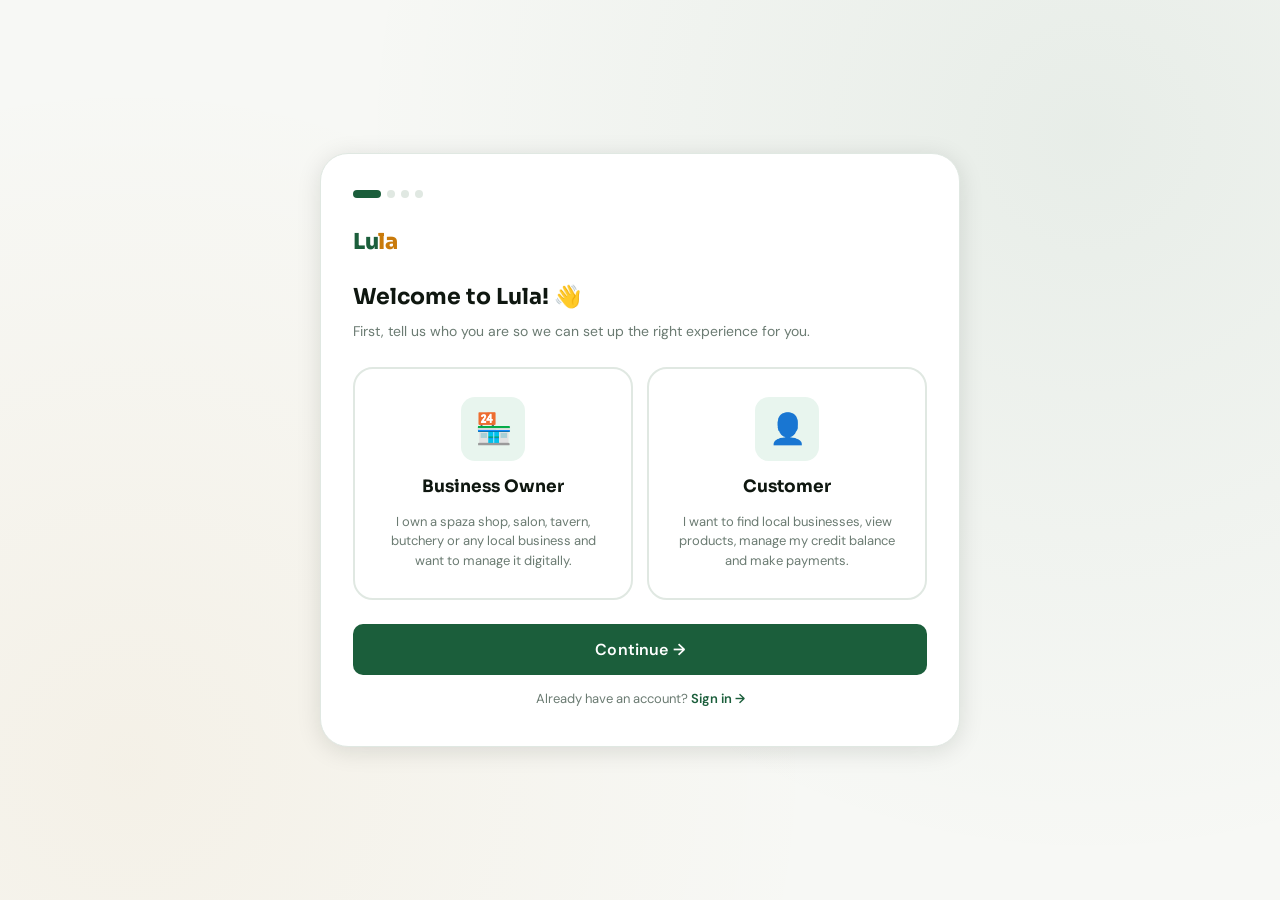
<file: Lula-main/Lula-main/src/main/resources/static/setup.html>
<!DOCTYPE html>
<html lang="en">
<head>
  <meta charset="UTF-8"/>
  <meta name="viewport" content="width=device-width, initial-scale=1.0"/>
  <title>Lula — Set Up Your Account</title>
  <link rel="stylesheet" href="style.css"/>
</head>
<body>
<div class="setup-page">
  <div class="setup-box">
    <div class="step-indicator">
      <div class="step-dot active" id="dot0"></div>
      <div class="step-dot" id="dot1"></div>
      <div class="step-dot" id="dot2"></div>
      <div class="step-dot" id="dot3"></div>
    </div>

    <!-- STEP 0: ROLE SELECTION -->
    <div id="step0">
      <div class="brand-mark" style="font-size:22px;margin-bottom:20px;">Lu<span>la</span></div>
      <h2 style="font-size:22px;margin-bottom:6px;">Welcome to Lula! 👋</h2>
      <p style="color:var(--muted);font-size:14px;margin-bottom:24px;">First, tell us who you are so we can set up the right experience for you.</p>
      <div style="display:flex;gap:14px;margin-bottom:24px;flex-wrap:wrap;">
        <div class="role-card" id="roleProvider" onclick="selectRole('provider')">
          <div class="role-icon">🏪</div>
          <div class="role-title">Business Owner</div>
          <div class="role-desc">I own a spaza shop, salon, tavern, butchery or any local business and want to manage it digitally.</div>
        </div>
        <div class="role-card" id="roleCustomer" onclick="selectRole('customer')">
          <div class="role-icon">👤</div>
          <div class="role-title">Customer</div>
          <div class="role-desc">I want to find local businesses, view products, manage my credit balance and make payments.</div>
        </div>
      </div>
      <div id="roleError" class="hidden alert alert-danger">⚠ Please choose your role first.</div>
      <button class="btn btn-primary btn-full btn-lg" onclick="goStep(1)">Continue →</button>
      <p style="text-align:center;margin-top:14px;font-size:13px;color:var(--muted);">Already have an account? <a href="index.html" style="color:var(--green);font-weight:600;">Sign in →</a></p>
    </div>

    <!-- STEP 1: PERSONAL INFO -->
    <div id="step1" class="hidden">
      <h2 class="step-heading" id="step1Title">Tell us about yourself</h2>
      <p class="step-description">This only takes a minute.</p>
      <div class="input-group">
       <label for="ownerName">Your full name</label>
<input type="text" id="ownerName" placeholder="e.g. Thandi Dlamini"/>
      </div>
      <div class="input-group">
        
<label for="ownerPhone">Phone number</label>
<input type="tel" id="ownerPhone" placeholder="e.g. 082 123 4567"/>
      </div>
      <div id="bizFields">
        <div class="input-group">
         <label for="bizName">Business name</label>
<input type="text" id="bizName" placeholder='e.g. "Mama Thandi&apos;s Spaza"'/>
        </div>
      </div>
      <div style="display:flex;gap:10px;">
        <button class="btn btn-outline" onclick="goStep(0)">← Back</button>
        <button class="btn btn-primary" style="flex:1;" onclick="goStep(2)">Continue →</button>
      </div>
    </div>

    <!-- STEP 2: STORE TYPE / INTERESTS -->
    <div id="step2" class="hidden">
      <h2 style="font-size:20px;margin-bottom:4px;" id="step2Title">What type of business do you run?</h2>
      <p style="color:var(--muted);font-size:13px;margin-bottom:8px;">This personalises your dashboard — the right tools for your type of shop.</p>
      <div class="store-grid" id="storeGrid">
        <div class="store-tile" data-type="Spaza Shop"               onclick="selectStore(this)"><div class="store-tile-icon">🏪</div><div class="store-tile-name">Spaza Shop</div></div>
        <div class="store-tile" data-type="Tavern / Shebeen"         onclick="selectStore(this)"><div class="store-tile-icon">🍺</div><div class="store-tile-name">Tavern / Shebeen</div></div>
        <div class="store-tile" data-type="Hair Salon"               onclick="selectStore(this)"><div class="store-tile-icon">💇</div><div class="store-tile-name">Hair Salon</div></div>
        <div class="store-tile" data-type="Barbershop"               onclick="selectStore(this)"><div class="store-tile-icon">✂️</div><div class="store-tile-name">Barbershop</div></div>
        <div class="store-tile" data-type="Tuck Shop"                onclick="selectStore(this)"><div class="store-tile-icon">🛍️</div><div class="store-tile-name">Tuck Shop</div></div>
        <div class="store-tile" data-type="Butchery"                 onclick="selectStore(this)"><div class="store-tile-icon">🥩</div><div class="store-tile-name">Butchery</div></div>
        <div class="store-tile" data-type="Fruit & Veg"              onclick="selectStore(this)"><div class="store-tile-icon">🥦</div><div class="store-tile-name">Fruit &amp; Veg</div></div>
        <div class="store-tile" data-type="Bakery"                   onclick="selectStore(this)"><div class="store-tile-icon">🍞</div><div class="store-tile-name">Bakery</div></div>
        <div class="store-tile" data-type="Takeaway / Braai Spot"    onclick="selectStore(this)"><div class="store-tile-icon">🍖</div><div class="store-tile-name">Takeaway / Braai</div></div>
        <div class="store-tile" data-type="Clothing & Alterations"   onclick="selectStore(this)"><div class="store-tile-icon">👗</div><div class="store-tile-name">Clothing &amp; Alterations</div></div>
        <div class="store-tile" data-type="Nail Salon"               onclick="selectStore(this)"><div class="store-tile-icon">💅</div><div class="store-tile-name">Nail Salon</div></div>
        <div class="store-tile" data-type="Cell Phone Repairs"       onclick="selectStore(this)"><div class="store-tile-icon">📱</div><div class="store-tile-name">Phone Repairs</div></div>
        <div class="store-tile" data-type="Internet Café / Printing" onclick="selectStore(this)"><div class="store-tile-icon">🖨️</div><div class="store-tile-name">Internet Café</div></div>
        <div class="store-tile" data-type="Hardware Shop"            onclick="selectStore(this)"><div class="store-tile-icon">🔨</div><div class="store-tile-name">Hardware Shop</div></div>
        <div class="store-tile" data-type="Pharmacy / Chemist"       onclick="selectStore(this)"><div class="store-tile-icon">💊</div><div class="store-tile-name">Pharmacy</div></div>
        <div class="store-tile" data-type="Muthi Shop"               onclick="selectStore(this)"><div class="store-tile-icon">🌿</div><div class="store-tile-name">Muthi Shop</div></div>
        <div class="store-tile" data-type="Laundry & Dry Cleaning"   onclick="selectStore(this)"><div class="store-tile-icon">👕</div><div class="store-tile-name">Laundry</div></div>
        <div class="store-tile" data-type="Mechanic / Tyre Shop"     onclick="selectStore(this)"><div class="store-tile-icon">🔧</div><div class="store-tile-name">Mechanic / Tyre</div></div>
        <div class="store-tile" data-type="Creche / Daycare"         onclick="selectStore(this)"><div class="store-tile-icon">🧒</div><div class="store-tile-name">Creche / Daycare</div></div>
        <div class="store-tile" data-type="Funeral Parlour"          onclick="selectStore(this)"><div class="store-tile-icon">🕊️</div><div class="store-tile-name">Funeral Parlour</div></div>
        <div class="store-tile" data-type="Recycling / Second-Hand"  onclick="selectStore(this)"><div class="store-tile-icon">♻️</div><div class="store-tile-name">Recycling / 2nd Hand</div></div>
        <div class="store-tile" data-type="Car Wash"                 onclick="selectStore(this)"><div class="store-tile-icon">🚿</div><div class="store-tile-name">Car Wash</div></div>
        <div class="store-tile" data-type="Garden & Landscaping"     onclick="selectStore(this)"><div class="store-tile-icon">🌱</div><div class="store-tile-name">Garden Service</div></div>
        <div class="store-tile" data-type="Other" id="otherTile"     onclick="selectStore(this)"><div class="store-tile-icon">➕</div><div class="store-tile-name">Other</div></div>
      </div>
      <div id="otherInput" class="hidden input-group" style="margin-bottom:12px;">
       <label for="customType">Describe your business</label>
<input type="text" id="customType" placeholder='e.g. "Pet Shop", "Music Studio"'/>
      </div>
      <div id="storeError" class="hidden alert alert-danger" style="margin-bottom:12px;">⚠ Please select your business type.</div>
      <div style="display:flex;gap:10px;">
        <button class="btn btn-outline" onclick="goStep(1)">← Back</button>
        <button class="btn btn-primary" style="flex:1;" onclick="goStep(3)">Continue →</button>
      </div>
    </div>

    <!-- STEP 3: DONE -->
    <div id="step3" class="hidden" style="text-align:center;padding:10px 0;">
      <div style="font-size:60px;margin-bottom:16px;" id="doneEmoji">🎉</div>
      <h2 style="font-size:23px;margin-bottom:8px;" id="doneTitle">You're all set!</h2>
      <p style="color:var(--dark-mid);font-size:15px;font-weight:500;margin-bottom:6px;" id="doneSummary"></p>
      <p style="color:var(--muted);font-size:13px;margin-bottom:30px;" id="doneDesc"></p>
      <button class="btn btn-primary btn-full btn-lg" onclick="finishSetup()">Open my dashboard →</button>
    </div>
  </div>
</div>

<script>
  let selectedRole='', selectedStoreType='', currentStep=0;

  function selectRole(role) {
    selectedRole=role;
    document.getElementById('roleProvider').classList.toggle('selected',role==='provider');
    document.getElementById('roleCustomer').classList.toggle('selected',role==='customer');
    document.getElementById('roleError').classList.add('hidden');
  }

  function selectStore(tile) {
    document.querySelectorAll('.store-tile').forEach(t=>t.classList.remove('selected'));
    tile.classList.add('selected');
    selectedStoreType=tile.dataset.type;
    document.getElementById('storeError').classList.add('hidden');
    const isOther=selectedStoreType==='Other';
    document.getElementById('otherInput').classList.toggle('hidden',!isOther);
    if(isOther) document.getElementById('customType').focus();
  }

  function goStep(n) {
    if(n===1&&currentStep===0) {
      if(!selectedRole){ document.getElementById('roleError').classList.remove('hidden'); return; }
      if(selectedRole==='customer') {
        document.getElementById('bizFields').classList.add('hidden');
        document.getElementById('step2Title').textContent='What are you looking for?';
        document.getElementById('storeGrid').innerHTML=`
          <div class="store-tile" data-type="Food & Groceries" onclick="selectStore(this)"><div class="store-tile-icon">🛒</div><div class="store-tile-name">Food & Groceries</div></div>
          <div class="store-tile" data-type="Hair & Beauty" onclick="selectStore(this)"><div class="store-tile-icon">💇</div><div class="store-tile-name">Hair & Beauty</div></div>
          <div class="store-tile" data-type="Meat & Butchery" onclick="selectStore(this)"><div class="store-tile-icon">🥩</div><div class="store-tile-name">Meat & Butchery</div></div>
          <div class="store-tile" data-type="Tavern & Drinks" onclick="selectStore(this)"><div class="store-tile-icon">🍺</div><div class="store-tile-name">Tavern & Drinks</div></div>
          <div class="store-tile" data-type="Takeaways" onclick="selectStore(this)"><div class="store-tile-icon">🍖</div><div class="store-tile-name">Takeaways</div></div>
          <div class="store-tile" data-type="Phone & Tech" onclick="selectStore(this)"><div class="store-tile-icon">📱</div><div class="store-tile-name">Phone & Tech</div></div>
          <div class="store-tile" data-type="Everything" onclick="selectStore(this)"><div class="store-tile-icon">🌍</div><div class="store-tile-name">Everything</div></div>`;
      } else {
        document.getElementById('bizFields').classList.remove('hidden');
      }
    }
    if(n===2&&currentStep===1) {
      if(!document.getElementById('ownerName').value.trim()) {
        document.getElementById('ownerName').style.borderColor='var(--danger)'; document.getElementById('ownerName').focus(); return;
      }
      document.getElementById('ownerName').style.borderColor='';
    }
    if(n===3&&currentStep===2) {
      if(!selectedStoreType){ document.getElementById('storeError').classList.remove('hidden'); return; }
      if(selectedStoreType==='Other') {
        const c=document.getElementById('customType').value.trim();
        if(!c){ document.getElementById('customType').style.borderColor='var(--danger)'; document.getElementById('customType').focus(); return; }
        selectedStoreType=c;
      }
      const name=document.getElementById('ownerName').value.trim();
      const biz=document.getElementById('bizName').value.trim();
      if(selectedRole==='provider') {
        document.getElementById('doneEmoji').textContent='🏪';
        document.getElementById('doneTitle').textContent='Your business is ready!';
        document.getElementById('doneSummary').textContent=`"${biz||name}" · ${selectedStoreType}`;
        document.getElementById('doneDesc').textContent='Your personalised dashboard is waiting. Lula works even without internet.';
      } else {
        document.getElementById('doneEmoji').textContent='🎉';
        document.getElementById('doneTitle').textContent='Welcome to Lula!';
        document.getElementById('doneSummary').textContent=`${name} · Customer account`;
        document.getElementById('doneDesc').textContent='Find local shops, track your credit balance and manage your purchases — all in one place.';
      }
    }
    document.getElementById('step'+currentStep).classList.add('hidden');
    document.getElementById('step'+n).classList.remove('hidden');
    document.querySelectorAll('.step-dot').forEach((d,i)=>{ d.classList.remove('active','done'); if(i===n) d.classList.add('active'); if(i<n) d.classList.add('done'); });
    currentStep=n;
  }

  function finishSetup() {
    const data={ role:selectedRole, bizName:document.getElementById('bizName').value.trim(), ownerName:document.getElementById('ownerName').value.trim(), phone:document.getElementById('ownerPhone').value.trim(), storeType:selectedStoreType, setupAt:new Date().toISOString() };
    localStorage.setItem('lula_business',JSON.stringify(data));
    localStorage.setItem('lula_setup_done','1');
    localStorage.setItem('lula_role',selectedRole);
    window.location.href=selectedRole==='customer'?'customer.html':'dashboard.html';
  }
</script>
</body>
</html>
</file>
<file: Lula-main/Lula-main/src/main/resources/static/style.css>
@import url('https://fonts.googleapis.com/css2?family=Sora:wght@400;500;600;700;800&family=DM+Sans:ital,wght@0,400;0,500;0,600;1,400&display=swap');

*, *::before, *::after { box-sizing: border-box; margin: 0; padding: 0; }

:root {
  --green:        #1B5E3B;
  --green-mid:    #2E7D52;
  --green-light:  #E8F5EE;
  --green-ultra:  #F0FAF4;
  --amber:        #C97A0A;
  --amber-light:  #FEF3DC;
  --cream:        #F7F8F5;
  --dark:         #0F1710;
  --dark-mid:     #2C3830;
  --muted:        #6B7B72;
  --muted-light:  #9CAA9F;
  --border:       #E0E8E2;
  --border-dark:  #C8D5CC;
  --white:        #FFFFFF;
  --danger:       #B83232;
  --danger-light: #FDECEA;
  --blue:         #1A56DB;
  --blue-light:   #EBF0FD;
  --radius-xs:    6px;
  --radius-sm:    10px;
  --radius:       14px;
  --radius-lg:    20px;
  --radius-xl:    28px;
  --shadow-sm:    0 1px 4px rgba(15,23,16,0.07);
  --shadow:       0 2px 12px rgba(15,23,16,0.09);
  --shadow-md:    0 4px 24px rgba(15,23,16,0.12);
  --shadow-lg:    0 8px 40px rgba(15,23,16,0.14);
}

html { scroll-behavior: smooth; }
body { font-family: 'DM Sans', sans-serif; background: var(--cream); color: var(--dark); min-height: 100vh; font-size: 15px; line-height: 1.6; -webkit-font-smoothing: antialiased; }
h1,h2,h3,h4,.brand { font-family: 'Sora', sans-serif; }
a { color: inherit; text-decoration: none; }
button { cursor: pointer; }

/* ══ BUTTONS ══ */
.btn { display:inline-flex; align-items:center; justify-content:center; gap:8px; padding:12px 22px; border-radius:var(--radius-sm); font-size:14px; font-weight:600; border:none; transition:all 0.18s; font-family:'DM Sans',sans-serif; letter-spacing:0.01em; }
.btn-primary   { background:var(--green); color:#fff; }
.btn-primary:hover { background:var(--green-mid); transform:translateY(-1px); box-shadow:0 4px 16px rgba(27,94,59,0.3); }
.btn-outline   { background:transparent; border:1.5px solid var(--border-dark); color:var(--dark-mid); }
.btn-outline:hover { border-color:var(--green); color:var(--green); background:var(--green-light); }
.btn-danger    { background:var(--danger); color:#fff; }
.btn-danger:hover { opacity:0.9; }
.btn-full      { width:100%; }
.btn-sm        { padding:7px 14px; font-size:13px; }
.btn-lg        { padding:15px 28px; font-size:16px; }
.btn-google    { background:#fff; border:1.5px solid var(--border); color:var(--dark); width:100%; padding:13px 20px; border-radius:var(--radius-sm); font-size:15px; font-weight:500; display:flex; align-items:center; justify-content:center; gap:10px; font-family:'DM Sans',sans-serif; transition:all 0.18s; }
.btn-google:hover { border-color:var(--green); box-shadow:var(--shadow); transform:translateY(-1px); }

/* ══ CARDS ══ */
.card { background:var(--white); border-radius:var(--radius); border:1px solid var(--border); padding:22px; }
.card-lg { border-radius:var(--radius-lg); padding:30px; }
.card-hover { transition:all 0.18s; }
.card-hover:hover { box-shadow:var(--shadow-md); transform:translateY(-2px); border-color:var(--border-dark); }

/* ══ BADGES ══ */
.badge { display:inline-flex; align-items:center; gap:4px; padding:3px 10px; border-radius:99px; font-size:12px; font-weight:600; }
.badge-green  { background:var(--green-light); color:var(--green); }
.badge-amber  { background:var(--amber-light); color:var(--amber); }
.badge-danger { background:var(--danger-light); color:var(--danger); }
.badge-gray   { background:#F0F2F0; color:var(--muted); }
.badge-blue   { background:var(--blue-light); color:var(--blue); }

/* ══ ALERTS ══ */
.alert { display:flex; align-items:flex-start; gap:10px; padding:13px 16px; border-radius:var(--radius-sm); font-size:13px; font-weight:500; }
.alert-warning { background:var(--amber-light); border:1px solid #E8C06A; color:#7A4A00; }
.alert-danger  { background:var(--danger-light); border:1px solid #E8A0A0; color:var(--danger); }
.alert-success { background:var(--green-light);  border:1px solid #90C8A8; color:var(--green); }
.alert-info    { background:var(--blue-light);   border:1px solid #A0B8F0; color:var(--blue); }

/* ══ INPUTS ══ */
.input-group { display:flex; flex-direction:column; gap:6px; margin-bottom:16px; }
.input-group label { font-size:13px; font-weight:600; color:var(--dark-mid); letter-spacing:0.01em; }
.input-group input,.input-group select,.input-group textarea { padding:11px 14px; border:1.5px solid var(--border); border-radius:var(--radius-sm); font-size:14px; font-family:'DM Sans',sans-serif; background:#fff; color:var(--dark); transition:border-color 0.15s,box-shadow 0.15s; outline:none; }
.input-group input:focus,.input-group select:focus,.input-group textarea:focus { border-color:var(--green); box-shadow:0 0 0 3px rgba(27,94,59,0.1); }
.input-group input::placeholder { color:var(--muted-light); }
.input-prefix { position:relative; }
.input-prefix input { padding-left:32px; }
.input-prefix-label { position:absolute; left:12px; top:50%; transform:translateY(-50%); font-weight:600; color:var(--muted); font-size:14px; pointer-events:none; }

/* ══ DIVIDER ══ */
.divider { display:flex; align-items:center; gap:12px; color:var(--muted); font-size:13px; margin:18px 0; }
.divider::before,.divider::after { content:''; flex:1; height:1px; background:var(--border); }

/* ══ STATUS PILL ══ */
.status-pill { display:inline-flex; align-items:center; gap:6px; padding:5px 12px; border-radius:99px; font-size:12px; font-weight:600; }
.status-online  { background:var(--green-light); color:var(--green); }
.status-offline { background:var(--amber-light); color:var(--amber); }
.status-dot { width:7px; height:7px; border-radius:50%; }
.status-online  .status-dot { background:var(--green); animation:pulse 2s infinite; }
.status-offline .status-dot { background:var(--amber); }
@keyframes pulse { 0%,100%{opacity:1}50%{opacity:0.4} }

/* ══ PAGE HEADER ══ */
.page-header { display:flex; align-items:center; justify-content:space-between; padding:14px 24px; background:#fff; border-bottom:1px solid var(--border); position:sticky; top:0; z-index:100; box-shadow:var(--shadow-sm); }
.brand-mark { font-family:'Sora',sans-serif; font-weight:800; font-size:22px; color:var(--green); letter-spacing:-0.5px; }
.brand-mark span { color:var(--amber); }

/* ══ DASHBOARD LAYOUT ══ */
.dash-layout { display:flex; min-height:calc(100vh - 57px); }
.dash-sidebar { width:230px; background:#fff; border-right:1px solid var(--border); padding:16px 10px; display:flex; flex-direction:column; gap:2px; flex-shrink:0; position:sticky; top:57px; height:calc(100vh - 57px); overflow-y:auto; }
.dash-content { flex:1; padding:30px; overflow-y:auto; max-width:100%; }

/* Sidebar */
.nav-item { display:flex; align-items:center; gap:10px; padding:9px 12px; border-radius:var(--radius-sm); font-size:14px; font-weight:500; color:var(--muted); border:none; background:none; width:100%; text-align:left; transition:all 0.15s; font-family:'DM Sans',sans-serif; }
.nav-item:hover  { background:var(--green-ultra); color:var(--green); }
.nav-item.active { background:var(--green-light); color:var(--green); font-weight:600; }
.nav-item svg { width:17px; height:17px; flex-shrink:0; }
.nav-divider { height:1px; background:var(--border); margin:6px 4px; }
.nav-section-label { font-size:10px; font-weight:700; color:var(--muted-light); text-transform:uppercase; letter-spacing:0.08em; padding:8px 12px 2px; }
.sidebar-biz { padding:12px 14px 16px; border-bottom:1px solid var(--border); margin-bottom:8px; }
.sidebar-biz-name { font-weight:700; font-size:14px; color:var(--dark); margin-bottom:4px; }
.sidebar-role { font-size:11px; color:var(--muted); margin-bottom:6px; }

/* ══ STAT CARDS ══ */
.stats-grid { display:grid; grid-template-columns:repeat(auto-fit,minmax(160px,1fr)); gap:14px; margin-bottom:24px; }
.stat-card { background:#fff; border:1px solid var(--border); border-radius:var(--radius); padding:20px; }
.stat-icon { width:36px; height:36px; border-radius:var(--radius-xs); display:flex; align-items:center; justify-content:center; margin-bottom:12px; font-size:18px; }
.stat-label { font-size:12px; color:var(--muted); font-weight:600; text-transform:uppercase; letter-spacing:0.05em; margin-bottom:4px; }
.stat-value { font-family:'Sora',sans-serif; font-size:26px; font-weight:700; color:var(--dark); line-height:1.1; }
.stat-sub   { font-size:12px; color:var(--muted); margin-top:4px; }
.stat-card.accent   { background:var(--green); border-color:var(--green); }
.stat-card.accent .stat-label,.stat-card.accent .stat-sub { color:rgba(255,255,255,0.65); }
.stat-card.accent .stat-value { color:#fff; }
.stat-card.accent .stat-icon  { background:rgba(255,255,255,0.15); }
.stat-trend { display:inline-flex; align-items:center; gap:3px; font-size:11px; font-weight:600; padding:2px 6px; border-radius:4px; margin-top:4px; }
.trend-up   { background:var(--green-light); color:var(--green); }
.trend-down { background:var(--danger-light); color:var(--danger); }

/* ══ SECTION HEADING ══ */
.section-heading { font-family:'Sora',sans-serif; font-size:17px; font-weight:700; color:var(--dark); margin-bottom:14px; display:flex; align-items:center; gap:8px; }

/* ══ TABLE ══ */
.table-wrap { overflow-x:auto; border-radius:var(--radius-sm); }
table { width:100%; border-collapse:collapse; font-size:14px; }
thead th { text-align:left; padding:10px 16px; color:var(--muted); font-size:11px; font-weight:700; text-transform:uppercase; letter-spacing:0.05em; border-bottom:1px solid var(--border); background:var(--cream); }
tbody td { padding:13px 16px; border-bottom:1px solid var(--border); color:var(--dark); vertical-align:middle; }
tbody tr:hover { background:var(--green-ultra); }
tbody tr:last-child td { border-bottom:none; }
.td-main { font-weight:600; }
.td-mono { font-family:'Sora',sans-serif; font-weight:700; }

/* ══ ZAR CURRENCY ══ */
.zar { font-family:'Sora',sans-serif; font-weight:700; }
.zar::before { content:'R\00a0'; font-size:0.75em; opacity:0.7; font-weight:600; }

/* ══ QUICK ACTIONS ══ */
.quick-actions { display:flex; gap:8px; flex-wrap:wrap; }
.action-btn { display:flex; align-items:center; gap:7px; padding:9px 16px; border-radius:var(--radius-sm); border:1.5px solid var(--border-dark); background:#fff; font-size:13px; font-weight:600; color:var(--dark-mid); transition:all 0.15s; font-family:'DM Sans',sans-serif; }
.action-btn:hover { border-color:var(--green); color:var(--green); background:var(--green-ultra); }
.action-btn.primary { background:var(--green); color:#fff; border-color:var(--green); }
.action-btn.primary:hover { background:var(--green-mid); box-shadow:0 3px 12px rgba(27,94,59,0.3); }
.action-btn.amber { background:var(--amber); color:#fff; border-color:var(--amber); }

/* ══ MODALS ══ */
.modal-overlay { position:fixed; inset:0; background:rgba(10,20,12,0.5); display:flex; align-items:center; justify-content:center; z-index:999; padding:20px; backdrop-filter:blur(4px); }
.modal-box { background:#fff; border-radius:var(--radius-lg); max-width:520px; width:100%; max-height:90vh; overflow-y:auto; padding:28px 30px; box-shadow:var(--shadow-lg); }
.modal-header { display:flex; align-items:center; justify-content:space-between; margin-bottom:20px; padding-bottom:16px; border-bottom:1px solid var(--border); }
.modal-title { font-family:'Sora',sans-serif; font-size:19px; font-weight:700; }
.modal-close { background:none; border:none; color:var(--muted); font-size:24px; line-height:1; padding:2px 4px; border-radius:4px; transition:all 0.15s; }
.modal-close:hover { color:var(--dark); background:var(--cream); }

/* ══ STORE SELECTOR ══ */
.store-grid { display:grid; grid-template-columns:repeat(auto-fill,minmax(130px,1fr)); gap:10px; margin:16px 0; }
.store-tile { display:flex; flex-direction:column; align-items:center; gap:8px; padding:16px 8px; border-radius:var(--radius); border:2px solid var(--border); background:#fff; cursor:pointer; transition:all 0.18s; text-align:center; }
.store-tile:hover  { border-color:var(--green); background:var(--green-ultra); transform:translateY(-2px); }
.store-tile.selected { border-color:var(--green); background:var(--green-light); box-shadow:0 0 0 3px rgba(27,94,59,0.12); }
.store-tile-icon { font-size:26px; }
.store-tile-name { font-size:12px; font-weight:600; color:var(--dark-mid); line-height:1.3; }
.store-tile.selected .store-tile-name { color:var(--green); }

/* ══ ROLE CHOOSER ══ */
.role-card { display:flex; flex-direction:column; align-items:center; gap:12px; padding:28px 20px; border-radius:var(--radius-lg); border:2px solid var(--border); background:#fff; cursor:pointer; transition:all 0.2s; text-align:center; flex:1; }
.role-card:hover  { border-color:var(--green); transform:translateY(-3px); box-shadow:var(--shadow-md); }
.role-card.selected { border-color:var(--green); background:var(--green-light); box-shadow:0 0 0 3px rgba(27,94,59,0.12); }
.role-icon { width:64px; height:64px; border-radius:var(--radius); background:var(--green-light); display:flex; align-items:center; justify-content:center; font-size:30px; }
.role-card.selected .role-icon { background:rgba(27,94,59,0.15); }
.role-title { font-family:'Sora',sans-serif; font-size:17px; font-weight:700; }
.role-desc  { font-size:13px; color:var(--muted); line-height:1.5; }

/* ══ SETUP WIZARD ══ */
.setup-page { min-height:100vh; display:flex; align-items:center; justify-content:center; padding:24px; background:var(--cream); background-image:radial-gradient(circle at 85% 15%,rgba(27,94,59,0.07) 0%,transparent 55%),radial-gradient(circle at 10% 85%,rgba(201,122,10,0.06) 0%,transparent 50%); }
.setup-box { background:#fff; border-radius:var(--radius-xl); border:1px solid var(--border); padding:36px 32px; max-width:640px; width:100%; box-shadow:var(--shadow-md); }
.step-indicator { display:flex; gap:6px; margin-bottom:26px; align-items:center; }
.step-dot { width:8px; height:8px; border-radius:50%; background:var(--border); transition:all 0.25s; }
.step-dot.active { background:var(--green); width:28px; border-radius:4px; }
.step-dot.done   { background:var(--green); }

/* ══ LOGIN PAGE ══ */
.login-page { min-height:100vh; display:flex; align-items:center; justify-content:center; padding:24px; background:var(--cream); background-image:radial-gradient(circle at 80% 20%,rgba(27,94,59,0.07) 0%,transparent 50%),radial-gradient(circle at 10% 80%,rgba(201,122,10,0.06) 0%,transparent 50%); }
.login-box { background:#fff; border-radius:var(--radius-xl); border:1px solid var(--border); padding:40px 36px; max-width:420px; width:100%; box-shadow:var(--shadow-md); }
.login-logo { text-align:center; margin-bottom:28px; }
.login-logo .brand-mark { font-size:34px; }
.login-tagline { font-size:13px; color:var(--muted); margin-top:5px; }

/* ══ CHANGE DISPLAY ══ */
.change-box { background:var(--green-light); border:1.5px solid #90C8A8; border-radius:var(--radius-sm); padding:16px; margin-bottom:16px; }
.change-box-label { font-size:12px; color:var(--muted); font-weight:600; text-transform:uppercase; letter-spacing:0.05em; margin-bottom:4px; }
.change-box-amount { font-family:'Sora',sans-serif; font-size:32px; font-weight:800; color:var(--green); }
.change-box-error { background:var(--danger-light); border-color:#E8A0A0; }
.change-box-error .change-box-amount { color:var(--danger); font-size:14px; font-weight:600; margin-top:0; }

/* ══ HIDDEN ══ */
.hidden { display:none !important; }

/* ══ EMPTY STATE ══ */
.empty-state { text-align:center; padding:48px 20px; color:var(--muted); }
.empty-icon  { font-size:44px; margin-bottom:12px; opacity:0.6; }
.empty-title { font-family:'Sora',sans-serif; font-weight:600; font-size:15px; color:var(--dark-mid); margin-bottom:6px; }
.empty-sub   { font-size:13px; }

/* ══ TOAST ══ */
#toast { position:fixed; bottom:28px; left:50%; transform:translateX(-50%) translateY(100px); background:var(--dark); color:#fff; padding:13px 24px; border-radius:99px; font-size:14px; font-weight:500; transition:transform 0.3s cubic-bezier(0.34,1.56,0.64,1); z-index:9999; white-space:nowrap; box-shadow:var(--shadow-lg); }

/* ══ CUSTOMER PORTAL ══ */
.cust-layout { max-width:700px; margin:0 auto; padding:24px 16px 80px; }
.cust-hero { background:linear-gradient(135deg,var(--green) 0%,var(--green-mid) 100%); color:#fff; border-radius:var(--radius-lg); padding:28px 26px; margin-bottom:18px; display:flex; align-items:center; justify-content:space-between; gap:16px; }
.cust-avatar { width:52px; height:52px; border-radius:50%; background:rgba(255,255,255,0.2); display:flex; align-items:center; justify-content:center; font-family:'Sora',sans-serif; font-size:20px; font-weight:700; flex-shrink:0; border:2px solid rgba(255,255,255,0.3); }
.tab-bar { display:flex; gap:3px; background:var(--white); border:1px solid var(--border); border-radius:var(--radius-sm); padding:4px; margin-bottom:20px; overflow-x:auto; }
.tab-btn { flex-shrink:0; padding:8px 12px; border:none; background:none; border-radius:var(--radius-xs); font-size:13px; font-weight:600; color:var(--muted); transition:all 0.15s; font-family:'DM Sans',sans-serif; white-space:nowrap; }
.tab-btn.active { background:var(--green); color:#fff; }
.shop-card { background:#fff; border:1px solid var(--border); border-radius:var(--radius); padding:16px 18px; margin-bottom:10px; display:flex; align-items:center; gap:14px; cursor:pointer; transition:all 0.18s; }
.shop-card:hover { border-color:var(--green); box-shadow:var(--shadow); transform:translateY(-1px); }
.shop-icon { width:48px; height:48px; border-radius:var(--radius-sm); background:var(--green-light); display:flex; align-items:center; justify-content:center; font-size:22px; flex-shrink:0; }

/* ══ RESPONSIVE ══ */
@media (max-width:768px) {
  .dash-sidebar { display:none; }
  .dash-content { padding:16px; }
  .stats-grid { grid-template-columns:1fr 1fr; }
  .setup-box { padding:24px 20px; }
  .login-box { padding:28px 20px; }
  .modal-box { padding:22px 20px; }
}
@media (max-width:480px) {
  .stats-grid { grid-template-columns:1fr; }
  .store-grid { grid-template-columns:repeat(3,1fr); }
}
</file>
